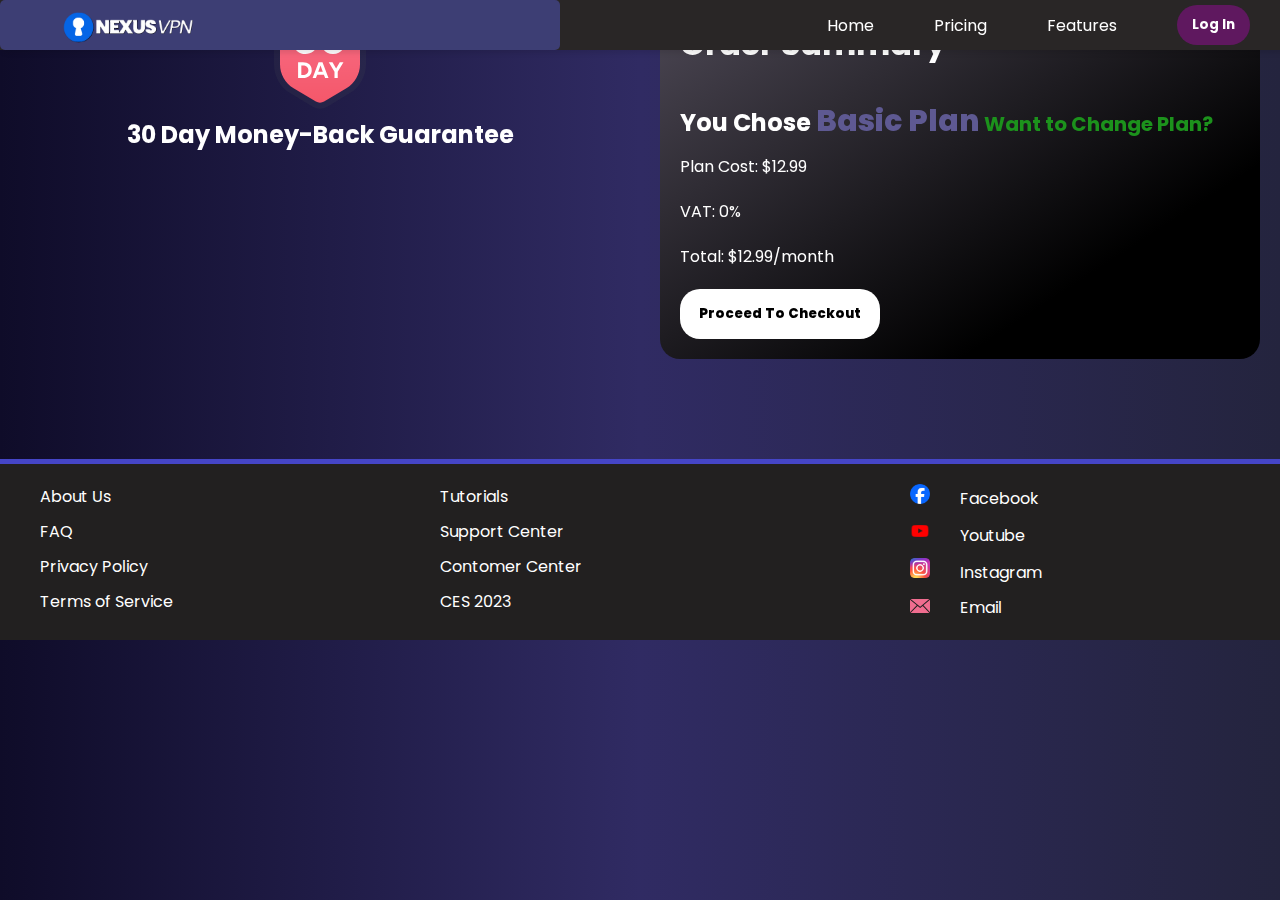
<file: activate-subscription-basic.html>
<!doctype html>
<html lang="en">

<head>
  <meta charset="utf-8">
  <meta name="viewport" content="width=device-width, initial-scale=1">
  <title>Proceed to Checkout</title>
  <link rel="stylesheet" href="styles/activate-subscription.css">
  <link rel="icon" type="image/x-icon" href="icons/logo2.png">
  <link rel="preconnect" href="https://fonts.googleapis.com">
  <link rel="preconnect" href="https://fonts.gstatic.com" crossorigin>
  <link href="https://fonts.googleapis.com/css2?family=Poppins:wght@300&display=swap" rel="stylesheet">


</head>

<body>
  <nav>
    <!--Mobile-->
    <ul class="sidebar">
      <li class="mobile-labels" onclick=closeMenu()><a href="#"><svg xmlns="http://www.w3.org/2000/svg" height="35"
            viewBox="0 -960 960 960" width="35">
            <path
              d="m256-200-56-56 224-224-224-224 56-56 224 224 224-224 56 56-224 224 224 224-56 56-224-224-224 224Z" />
          </svg></a></li>
      <li class="mobile-labels"><a href="index.html"><svg xmlns="http://www.w3.org/2000/svg" height="30"
            viewBox="0 -960 960 960" width="30">
            <path
              d="M240-200h120v-240h240v240h120v-360L480-740 240-560v360Zm-80 80v-480l320-240 320 240v480H520v-240h-80v240H160Zm320-350Z" />
          </svg>Home</a></li>
      <li class="mobile-labels"><a href="pricing.html"><svg xmlns="http://www.w3.org/2000/svg" height="30"
            viewBox="0 -960 960 960" width="30">
            <path
              d="M560-440q-50 0-85-35t-35-85q0-50 35-85t85-35q50 0 85 35t35 85q0 50-35 85t-85 35ZM280-320q-33 0-56.5-23.5T200-400v-320q0-33 23.5-56.5T280-800h560q33 0 56.5 23.5T920-720v320q0 33-23.5 56.5T840-320H280Zm80-80h400q0-33 23.5-56.5T840-480v-160q-33 0-56.5-23.5T760-720H360q0 33-23.5 56.5T280-640v160q33 0 56.5 23.5T360-400Zm440 240H120q-33 0-56.5-23.5T40-240v-440h80v440h680v80ZM280-400v-320 320Z" />
          </svg> Pricing</a></li>
      <li class="mobile-labels"><a href="features.html"><svg xmlns="http://www.w3.org/2000/svg" height="30"
            viewBox="0 -960 960 960" width="30">
            <path
              d="m422-232 207-248H469l29-227-185 267h139l-30 208ZM320-80l40-280H160l360-520h80l-40 320h240L400-80h-80Zm151-390Z" />
          </svg> Features</a></li>
      <li class="mobile-labels"><a href="login.html"><svg xmlns="http://www.w3.org/2000/svg" height="35"
            viewBox="0 -960 960 960" width="35">
            <path
              d="M480-480q-66 0-113-47t-47-113q0-66 47-113t113-47q66 0 113 47t47 113q0 66-47 113t-113 47ZM160-160v-112q0-34 17.5-62.5T224-378q62-31 126-46.5T480-440q66 0 130 15.5T736-378q29 15 46.5 43.5T800-272v112H160Zm80-80h480v-32q0-11-5.5-20T700-306q-54-27-109-40.5T480-360q-56 0-111 13.5T260-306q-9 5-14.5 14t-5.5 20v32Zm240-320q33 0 56.5-23.5T560-640q0-33-23.5-56.5T480-720q-33 0-56.5 23.5T400-640q0 33 23.5 56.5T480-560Zm0-80Zm0 400Z" />
          </svg> Log In</a></li>

    </ul>

    <!--Desktop-->
    <ul>
      <li><a href="index.html"><img class="logo" src="icons/logo.png"></a></li>
      <li class="desktop-labels"><a href="index.html">Home</a></li>
      <li class="desktop-labels"><a href="pricing.html">Pricing</a></li>
      <li class="desktop-labels"><a href="features.html">Features</a></li>
      <li class="desktop-labels"><a href="login.html"><button class="log-in-btn">Log In</button></a></li>
      <li class="menu-button" onclick=showMenu()><a href="#"><svg xmlns="http://www.w3.org/2000/svg" height="30"
            viewBox="0 -960 960 960" width="30">
            <path d="M120-240v-80h720v80H120Zm0-200v-80h720v80H120Zm0-200v-80h720v80H120Z" />
          </svg></a></li>
    </ul>

  </nav>

  <section class="Grid-order">

    <div class="Thirty-day">
      <?xml version="1.0" encoding="UTF-8"?>
      <svg width="100px" height="110px" viewBox="0 0 46 55" version="1.1" xmlns="http://www.w3.org/2000/svg"
        xmlns:xlink="http://www.w3.org/1999/xlink">
        <!-- Generator: Sketch 64 (93537) - https://sketch.com -->
        <title>global/illustrations/money-back-badge-small</title>
        <desc>Created with Sketch.</desc>
        <defs>
          <linearGradient x1="50%" y1="0%" x2="50%" y2="100%" id="linearGradient-1">
            <stop stop-color="#FFFFFF" stop-opacity="0.302119755" offset="0%"></stop>
            <stop stop-color="#FFFFFF" stop-opacity="0" offset="100%"></stop>
          </linearGradient>
          <path
            d="M4.70331909,5.74450214 L22.7033191,3.04450214 C22.9000062,3.01499908 23.0999938,3.01499908 23.2966809,3.04450214 L41.2966809,5.74450214 C42.2757208,5.89135812 43,6.732382 43,7.72237484 L43,32.0733347 C43,36.9910146 40.4198163,41.5481102 36.2029406,44.0782357 L25.057983,50.7652102 C23.7912535,51.5252479 22.2087465,51.5252479 20.942017,50.7652102 L9.79705942,44.0782357 C5.58018367,41.5481102 3,36.9910146 3,32.0733347 L3,7.72237484 C3,6.732382 3.72427918,5.89135812 4.70331909,5.74450214 Z"
            id="path-2"></path>
        </defs>
        <g id="global/illustrations/money-back-badge-small" stroke="none" stroke-width="1" fill="none"
          fill-rule="evenodd">
          <g id="Group" fill-rule="nonzero">
            <path
              d="M22.5549786,0.0331909414 L2.55497864,3.03319094 C1.08641877,3.25347492 0,4.51501073 0,6 L0,32.0733347 C0,38.0448032 3.13308017,43.5784192 8.25357216,46.6507144 L19.3985297,53.337689 C21.6153064,54.667755 24.3846936,54.667755 26.6014703,53.337689 L37.7464278,46.6507144 C42.8669198,43.5784192 46,38.0448032 46,32.0733347 L46,6 C46,4.51501073 44.9135812,3.25347492 43.4450214,3.03319094 L23.4450214,0.0331909414 C23.1499908,-0.0110636471 22.8500092,-0.0110636471 22.5549786,0.0331909414 Z"
              id="Path" fill-opacity="0.166001967" fill="#4B4E54"></path>
            <g id="Rectangle-Copy">
              <use fill="#F5576A" xlink:href="#path-2"></use>
              <use fill="url(#linearGradient-1)" style="mix-blend-mode: overlay;" xlink:href="#path-2"></use>
            </g>
          </g>
          <path
            d="M14.415,39 C17.185,39 18.865,37.4 18.865,35.07 C18.865,32.61 17.175,31.17 14.445,31.17 L12.045,31.17 L12.045,39 L14.415,39 Z M14.465,37.47 L13.665,37.47 L13.665,32.7 L14.485,32.7 C16.025,32.7 17.205,33.53 17.205,35.07 C17.205,36.61 16.085,37.47 14.465,37.47 Z M20.965,39 L21.585,37.32 L24.945,37.32 L25.575,39 L27.245,39 L24.245,31.17 L22.295,31.17 L19.305,39 L20.965,39 Z M24.395,35.82 L22.115,35.82 L23.255,32.74 L24.395,35.82 Z M31.865,39 L31.865,35.83 L34.735,31.17 L32.885,31.17 L31.055,34.3 L29.245,31.17 L27.375,31.17 L30.245,35.9 L30.245,39 L31.865,39 Z"
            id="DAY" fill="#FFFFFF" fill-rule="nonzero"></path>
          <path
            d="M15.6044444,27 C18.8014815,27 21.1511111,25.0272953 21.1511111,22.6079404 C21.1511111,21.044665 20.4962963,19.983871 18.8014815,19.2952854 C19.9955556,18.6811414 20.8622222,17.7133995 20.8622222,16.2059553 C20.8622222,13.6377171 18.762963,12 15.6814815,12 C13.3703704,12 10.8474074,13.0049628 10.1540741,15.8151365 L13.1007407,16.5223325 C13.5437037,15.1823821 14.5644444,14.7543424 15.5659259,14.7543424 C17.0103704,14.7543424 17.722963,15.442928 17.722963,16.3734491 C17.722963,17.248139 16.9911111,18.0483871 15.5659259,18.0483871 L14.082963,18.0483871 L14.082963,20.8585608 L15.7392593,20.8585608 C17.3762963,20.8585608 17.9925926,21.4913151 17.9925926,22.5521092 C17.9925926,23.4454094 17.0681481,24.2270471 15.7392593,24.2270471 C14.237037,24.2270471 13.2933333,23.3895782 12.9851852,22.0310174 L10,22.7382134 C10.442963,25.4925558 12.8311111,27 15.6044444,27 Z M29.5096296,27 C33.8622222,27 36,23.2965261 36,19.4441687 C36,15.5918114 33.8622222,12.0186104 29.5674074,12.0186104 C25.157037,12.0186104 23.077037,15.6662531 23.077037,19.5186104 C23.077037,23.3523573 25.0992593,27 29.5096296,27 Z M29.5288889,24.0967742 C27.1407407,24.0967742 26.2162963,21.4168734 26.2162963,19.4813896 C26.2162963,17.5645161 27.1407407,14.9032258 29.5288889,14.9032258 C31.917037,14.9032258 32.8414815,17.5645161 32.8414815,19.4813896 C32.8414815,21.4168734 31.917037,24.0967742 29.5288889,24.0967742 Z"
            id="30" fill="#FFFFFF" fill-rule="nonzero"></path>
        </g>
      </svg>

      <h2>30 Day Money-Back Guarantee</h2>

    </div>



    <div class="order-summary">
      <h1>Order Summary</h1>
      <h2>You Chose <span class="Chosen-Plan">Basic Plan</span><a class="Change-plan" href="pricing.html"> Want to
          Change Plan?</a></h2>
      <ul>
        <li>Plan Cost: $12.99</li>
        <li>VAT: 0%</li>
        <li>Total: $12.99/month</li>
        <a href="checkout2.html"><button class="Proceed-checkout">Proceed To Checkout</button></a>
      </ul>
    </div>
  </section>



  <footer>
    <section class="section1">
      <div class="left-section">
        <p>About Us</p>
        <p>FAQ</p>
        <p>Privacy Policy</p>
        <p>Terms of Service</p>
        <p></p>

      </div>

      <div class="middle-section">
        <p>Tutorials</p>
        <p>Support Center</p>
        <p>Contomer Center</p>
        <p>CES 2023</p>

      </div>

      <div class="right-section">
        <p><img class="social-icons" src="icons/facebook-round-color-icon.webp">Facebook</p>
        <p><img class="social-icons" src="icons/youtube-color-icon.webp">Youtube</p>
        <p><img class="social-icons" src="icons/ig-instagram-icon.webp">Instagram</p>
        <p><img class="social-icons" src="icons/pink-mail-icon.svg">Email</p>
      </div>

    </section>

  </footer>


  <script src="scripts/activate-subscription.js"></script>



</body>

</html>
</file>
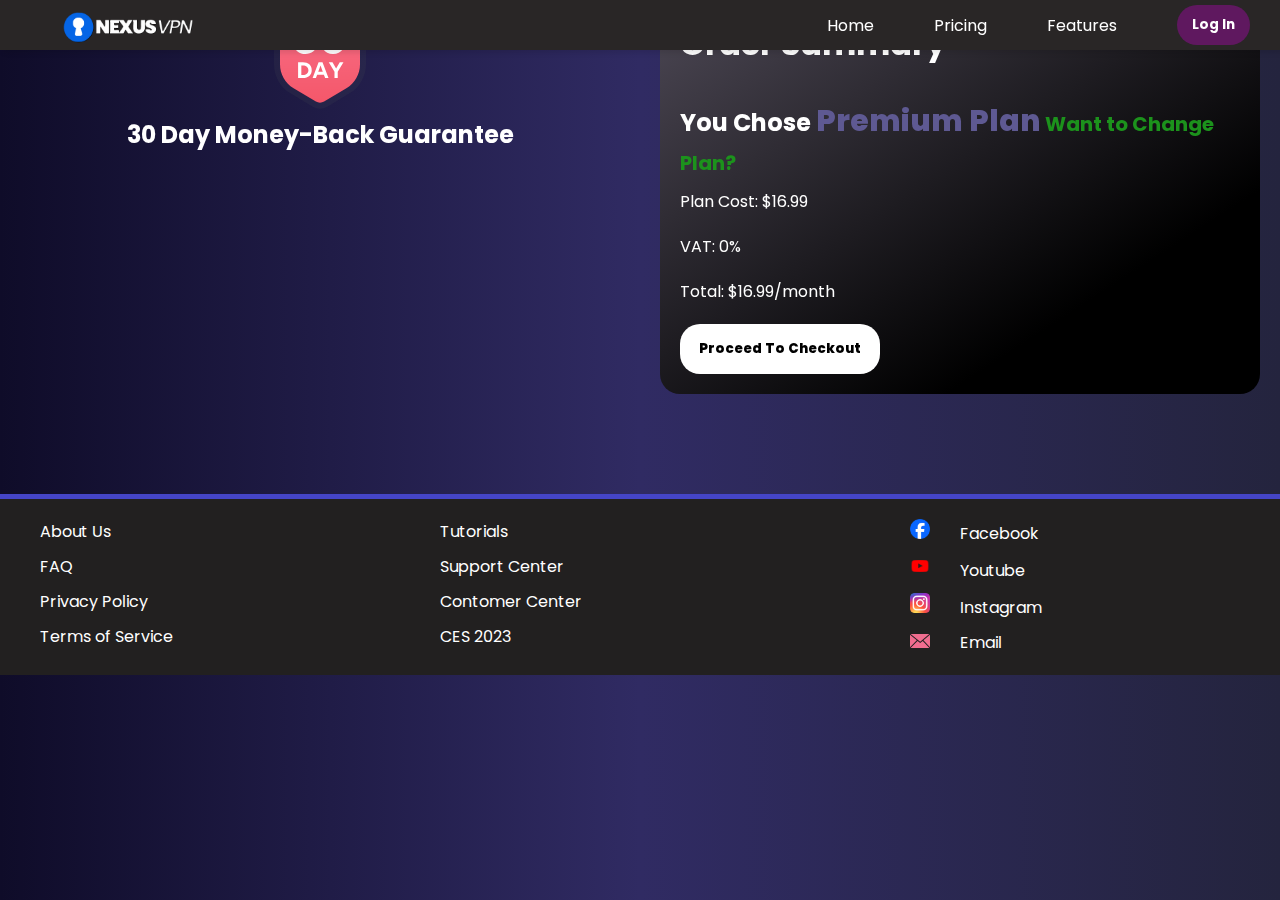
<file: activate-subscription-premium.html>
<!doctype html>
<html lang="en">

<head>
  <meta charset="utf-8">
  <meta name="viewport" content="width=device-width, initial-scale=1">
  <title>Proceed to Checkout</title>
  <link rel="stylesheet" href="styles/activate-subscription.css">
  <link rel="icon" type="image/x-icon" href="icons/logo2.png">
  <link rel="preconnect" href="https://fonts.googleapis.com">
  <link rel="preconnect" href="https://fonts.gstatic.com" crossorigin>
  <link href="https://fonts.googleapis.com/css2?family=Poppins:wght@300&display=swap" rel="stylesheet">


</head>

<body>
  <nav>
    <!--Mobile-->
    <ul class="sidebar">
      <li class="mobile-labels" onclick=closeMenu()><a href="#"><svg xmlns="http://www.w3.org/2000/svg" height="35"
            viewBox="0 -960 960 960" width="35">
            <path
              d="m256-200-56-56 224-224-224-224 56-56 224 224 224-224 56 56-224 224 224 224-56 56-224-224-224 224Z" />
          </svg></a></li>
      <li class="mobile-labels"><a href="index.html"><svg xmlns="http://www.w3.org/2000/svg" height="30"
            viewBox="0 -960 960 960" width="30">
            <path
              d="M240-200h120v-240h240v240h120v-360L480-740 240-560v360Zm-80 80v-480l320-240 320 240v480H520v-240h-80v240H160Zm320-350Z" />
          </svg>Home</a></li>
      <li class="mobile-labels"><a href="pricing.html"><svg xmlns="http://www.w3.org/2000/svg" height="30"
            viewBox="0 -960 960 960" width="30">
            <path
              d="M560-440q-50 0-85-35t-35-85q0-50 35-85t85-35q50 0 85 35t35 85q0 50-35 85t-85 35ZM280-320q-33 0-56.5-23.5T200-400v-320q0-33 23.5-56.5T280-800h560q33 0 56.5 23.5T920-720v320q0 33-23.5 56.5T840-320H280Zm80-80h400q0-33 23.5-56.5T840-480v-160q-33 0-56.5-23.5T760-720H360q0 33-23.5 56.5T280-640v160q33 0 56.5 23.5T360-400Zm440 240H120q-33 0-56.5-23.5T40-240v-440h80v440h680v80ZM280-400v-320 320Z" />
          </svg> Pricing</a></li>
      <li class="mobile-labels"><a href="features.html"><svg xmlns="http://www.w3.org/2000/svg" height="30"
            viewBox="0 -960 960 960" width="30">
            <path
              d="m422-232 207-248H469l29-227-185 267h139l-30 208ZM320-80l40-280H160l360-520h80l-40 320h240L400-80h-80Zm151-390Z" />
          </svg> Features</a></li>
      <li class="mobile-labels"><a href="login.html"><svg xmlns="http://www.w3.org/2000/svg" height="30"
            viewBox="0 -960 960 960" width="30">
            <path
              d="M480-320 280-520l56-58 104 104v-326h80v326l104-104 56 58-200 200ZM240-160q-33 0-56.5-23.5T160-240v-120h80v120h480v-120h80v120q0 33-23.5 56.5T720-160H240Z" />
          </svg> Log In</a></li>
    </ul>

    <!--Desktop-->
    <ul>
      <li><a href="index.html"><img class="logo" src="icons/logo.png"></a></li>
      <li class="desktop-labels"><a href="index.html">Home</a></li>
      <li class="desktop-labels"><a href="pricing.html">Pricing</a></li>
      <li class="desktop-labels"><a href="features.html">Features</a></li>
      <li class="desktop-labels"><a href="login.html"><button class="log-in-btn">Log In</button></a></li>
      <li class="menu-button" onclick=showMenu()><a href="#"><svg xmlns="http://www.w3.org/2000/svg" height="30"
            viewBox="0 -960 960 960" width="30">
            <path d="M120-240v-80h720v80H120Zm0-200v-80h720v80H120Zm0-200v-80h720v80H120Z" />
          </svg></a></li>
    </ul>

  </nav>

  <section class="Grid-order">

    <div class="Thirty-day">
      <?xml version="1.0" encoding="UTF-8"?>
      <svg width="100px" height="110px" viewBox="0 0 46 55" version="1.1" xmlns="http://www.w3.org/2000/svg"
        xmlns:xlink="http://www.w3.org/1999/xlink">
        <!-- Generator: Sketch 64 (93537) - https://sketch.com -->
        <title>global/illustrations/money-back-badge-small</title>
        <desc>Created with Sketch.</desc>
        <defs>
          <linearGradient x1="50%" y1="0%" x2="50%" y2="100%" id="linearGradient-1">
            <stop stop-color="#FFFFFF" stop-opacity="0.302119755" offset="0%"></stop>
            <stop stop-color="#FFFFFF" stop-opacity="0" offset="100%"></stop>
          </linearGradient>
          <path
            d="M4.70331909,5.74450214 L22.7033191,3.04450214 C22.9000062,3.01499908 23.0999938,3.01499908 23.2966809,3.04450214 L41.2966809,5.74450214 C42.2757208,5.89135812 43,6.732382 43,7.72237484 L43,32.0733347 C43,36.9910146 40.4198163,41.5481102 36.2029406,44.0782357 L25.057983,50.7652102 C23.7912535,51.5252479 22.2087465,51.5252479 20.942017,50.7652102 L9.79705942,44.0782357 C5.58018367,41.5481102 3,36.9910146 3,32.0733347 L3,7.72237484 C3,6.732382 3.72427918,5.89135812 4.70331909,5.74450214 Z"
            id="path-2"></path>
        </defs>
        <g id="global/illustrations/money-back-badge-small" stroke="none" stroke-width="1" fill="none"
          fill-rule="evenodd">
          <g id="Group" fill-rule="nonzero">
            <path
              d="M22.5549786,0.0331909414 L2.55497864,3.03319094 C1.08641877,3.25347492 0,4.51501073 0,6 L0,32.0733347 C0,38.0448032 3.13308017,43.5784192 8.25357216,46.6507144 L19.3985297,53.337689 C21.6153064,54.667755 24.3846936,54.667755 26.6014703,53.337689 L37.7464278,46.6507144 C42.8669198,43.5784192 46,38.0448032 46,32.0733347 L46,6 C46,4.51501073 44.9135812,3.25347492 43.4450214,3.03319094 L23.4450214,0.0331909414 C23.1499908,-0.0110636471 22.8500092,-0.0110636471 22.5549786,0.0331909414 Z"
              id="Path" fill-opacity="0.166001967" fill="#4B4E54"></path>
            <g id="Rectangle-Copy">
              <use fill="#F5576A" xlink:href="#path-2"></use>
              <use fill="url(#linearGradient-1)" style="mix-blend-mode: overlay;" xlink:href="#path-2"></use>
            </g>
          </g>
          <path
            d="M14.415,39 C17.185,39 18.865,37.4 18.865,35.07 C18.865,32.61 17.175,31.17 14.445,31.17 L12.045,31.17 L12.045,39 L14.415,39 Z M14.465,37.47 L13.665,37.47 L13.665,32.7 L14.485,32.7 C16.025,32.7 17.205,33.53 17.205,35.07 C17.205,36.61 16.085,37.47 14.465,37.47 Z M20.965,39 L21.585,37.32 L24.945,37.32 L25.575,39 L27.245,39 L24.245,31.17 L22.295,31.17 L19.305,39 L20.965,39 Z M24.395,35.82 L22.115,35.82 L23.255,32.74 L24.395,35.82 Z M31.865,39 L31.865,35.83 L34.735,31.17 L32.885,31.17 L31.055,34.3 L29.245,31.17 L27.375,31.17 L30.245,35.9 L30.245,39 L31.865,39 Z"
            id="DAY" fill="#FFFFFF" fill-rule="nonzero"></path>
          <path
            d="M15.6044444,27 C18.8014815,27 21.1511111,25.0272953 21.1511111,22.6079404 C21.1511111,21.044665 20.4962963,19.983871 18.8014815,19.2952854 C19.9955556,18.6811414 20.8622222,17.7133995 20.8622222,16.2059553 C20.8622222,13.6377171 18.762963,12 15.6814815,12 C13.3703704,12 10.8474074,13.0049628 10.1540741,15.8151365 L13.1007407,16.5223325 C13.5437037,15.1823821 14.5644444,14.7543424 15.5659259,14.7543424 C17.0103704,14.7543424 17.722963,15.442928 17.722963,16.3734491 C17.722963,17.248139 16.9911111,18.0483871 15.5659259,18.0483871 L14.082963,18.0483871 L14.082963,20.8585608 L15.7392593,20.8585608 C17.3762963,20.8585608 17.9925926,21.4913151 17.9925926,22.5521092 C17.9925926,23.4454094 17.0681481,24.2270471 15.7392593,24.2270471 C14.237037,24.2270471 13.2933333,23.3895782 12.9851852,22.0310174 L10,22.7382134 C10.442963,25.4925558 12.8311111,27 15.6044444,27 Z M29.5096296,27 C33.8622222,27 36,23.2965261 36,19.4441687 C36,15.5918114 33.8622222,12.0186104 29.5674074,12.0186104 C25.157037,12.0186104 23.077037,15.6662531 23.077037,19.5186104 C23.077037,23.3523573 25.0992593,27 29.5096296,27 Z M29.5288889,24.0967742 C27.1407407,24.0967742 26.2162963,21.4168734 26.2162963,19.4813896 C26.2162963,17.5645161 27.1407407,14.9032258 29.5288889,14.9032258 C31.917037,14.9032258 32.8414815,17.5645161 32.8414815,19.4813896 C32.8414815,21.4168734 31.917037,24.0967742 29.5288889,24.0967742 Z"
            id="30" fill="#FFFFFF" fill-rule="nonzero"></path>
        </g>
      </svg>

      <h2>30 Day Money-Back Guarantee</h2>

    </div>



    <div class="order-summary">
      <h1>Order Summary</h1>
      <h2>You Chose <span class="Chosen-Plan">Premium Plan</span><a class="Change-plan" href="pricing.html"> Want to
          Change Plan?</a></h2>
      <ul>
        <li>Plan Cost: $16.99</li>
        <li>VAT: 0%</li>
        <li>Total: $16.99/month</li>
        <a href="checkout2.html"><button class="Proceed-checkout">Proceed To Checkout</button></a>
      </ul>
    </div>
  </section>



  <footer>
    <section class="section1">
      <div class="left-section">
        <p>About Us</p>
        <p>FAQ</p>
        <p>Privacy Policy</p>
        <p>Terms of Service</p>
        <p></p>

      </div>

      <div class="middle-section">
        <p>Tutorials</p>
        <p>Support Center</p>
        <p>Contomer Center</p>
        <p>CES 2023</p>

      </div>

      <div class="right-section">
        <p><img class="social-icons" src="icons/facebook-round-color-icon.webp">Facebook</p>
        <p><img class="social-icons" src="icons/youtube-color-icon.webp">Youtube</p>
        <p><img class="social-icons" src="icons/ig-instagram-icon.webp">Instagram</p>
        <p><img class="social-icons" src="icons/pink-mail-icon.svg">Email</p>
      </div>

    </section>

  </footer>


  <script src="scripts/activate-subscription.js"></script>



</body>

</html>
</file>
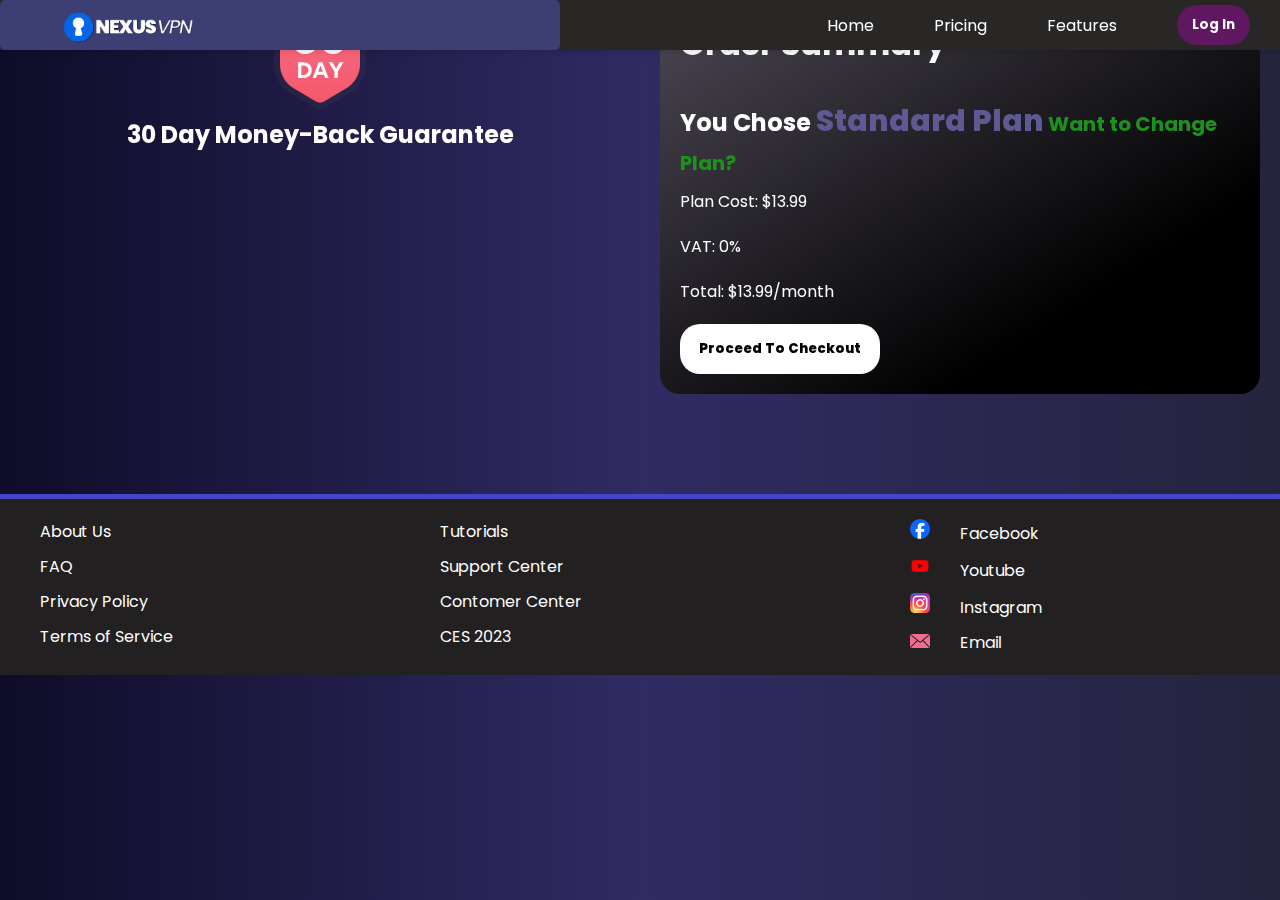
<file: activate-subscription-standard.html>
<!doctype html>
<html lang="en">

<head>
  <meta charset="utf-8">
  <meta name="viewport" content="width=device-width, initial-scale=1">
  <title>Proceed to Checkout</title>
  <link rel="stylesheet" href="styles/activate-subscription.css">
  <link rel="icon" type="image/x-icon" href="icons/logo2.png">
  <link rel="preconnect" href="https://fonts.googleapis.com">
  <link rel="preconnect" href="https://fonts.gstatic.com" crossorigin>
  <link href="https://fonts.googleapis.com/css2?family=Poppins:wght@300&display=swap" rel="stylesheet">


</head>

<body>
  <nav>
    <!--Mobile-->
    <ul class="sidebar">
      <li class="mobile-labels" onclick=closeMenu()><a href="#"><svg xmlns="http://www.w3.org/2000/svg" height="35"
            viewBox="0 -960 960 960" width="35">
            <path
              d="m256-200-56-56 224-224-224-224 56-56 224 224 224-224 56 56-224 224 224 224-56 56-224-224-224 224Z" />
          </svg></a></li>
      <li class="mobile-labels"><a href="index.html"><svg xmlns="http://www.w3.org/2000/svg" height="30"
            viewBox="0 -960 960 960" width="30">
            <path
              d="M240-200h120v-240h240v240h120v-360L480-740 240-560v360Zm-80 80v-480l320-240 320 240v480H520v-240h-80v240H160Zm320-350Z" />
          </svg>Home</a></li>
      <li class="mobile-labels"><a href="pricing.html"><svg xmlns="http://www.w3.org/2000/svg" height="30"
            viewBox="0 -960 960 960" width="30">
            <path
              d="M560-440q-50 0-85-35t-35-85q0-50 35-85t85-35q50 0 85 35t35 85q0 50-35 85t-85 35ZM280-320q-33 0-56.5-23.5T200-400v-320q0-33 23.5-56.5T280-800h560q33 0 56.5 23.5T920-720v320q0 33-23.5 56.5T840-320H280Zm80-80h400q0-33 23.5-56.5T840-480v-160q-33 0-56.5-23.5T760-720H360q0 33-23.5 56.5T280-640v160q33 0 56.5 23.5T360-400Zm440 240H120q-33 0-56.5-23.5T40-240v-440h80v440h680v80ZM280-400v-320 320Z" />
          </svg> Pricing</a></li>
      <li class="mobile-labels"><a href="features.html"><svg xmlns="http://www.w3.org/2000/svg" height="30"
            viewBox="0 -960 960 960" width="30">
            <path
              d="m422-232 207-248H469l29-227-185 267h139l-30 208ZM320-80l40-280H160l360-520h80l-40 320h240L400-80h-80Zm151-390Z" />
          </svg> Features</a></li>
      <li class="mobile-labels"><a href="login.html"><svg xmlns="http://www.w3.org/2000/svg" height="30"
            viewBox="0 -960 960 960" width="30">
            <path
              d="M480-320 280-520l56-58 104 104v-326h80v326l104-104 56 58-200 200ZM240-160q-33 0-56.5-23.5T160-240v-120h80v120h480v-120h80v120q0 33-23.5 56.5T720-160H240Z" />
          </svg> Log In</a></li>
    </ul>

    <!--Desktop-->
    <ul>
      <li><a href="index.html"><img class="logo" src="icons/logo.png"></a></li>
      <li class="desktop-labels"><a href="index.html">Home</a></li>
      <li class="desktop-labels"><a href="pricing.html">Pricing</a></li>
      <li class="desktop-labels"><a href="features.html">Features</a></li>
      <li class="desktop-labels"><a href="login.html"><button class="log-in-btn">Log In</button></a></li>
      <li class="menu-button" onclick=showMenu()><a href="#"><svg xmlns="http://www.w3.org/2000/svg" height="30"
            viewBox="0 -960 960 960" width="30">
            <path d="M120-240v-80h720v80H120Zm0-200v-80h720v80H120Zm0-200v-80h720v80H120Z" />
          </svg></a></li>
    </ul>

  </nav>

  <section class="Grid-order">

    <div class="Thirty-day">
      <?xml version="1.0" encoding="UTF-8"?>
      <svg width="100px" height="110px" viewBox="0 0 46 55" version="1.1" xmlns="http://www.w3.org/2000/svg"
        xmlns:xlink="http://www.w3.org/1999/xlink">
        <!-- Generator: Sketch 64 (93537) - https://sketch.com -->
        <title>global/illustrations/money-back-badge-small</title>
        <desc>Created with Sketch.</desc>
        <defs>
          <linearGradient x1="50%" y1="0%" x2="50%" y2="100%" id="linearGradient-1">
            <stop stop-color="#FFFFFF" stop-opacity="0.302119755" offset="0%"></stop>
            <stop stop-color="#FFFFFF" stop-opacity="0" offset="100%"></stop>
          </linearGradient>
          <path
            d="M4.70331909,5.74450214 L22.7033191,3.04450214 C22.9000062,3.01499908 23.0999938,3.01499908 23.2966809,3.04450214 L41.2966809,5.74450214 C42.2757208,5.89135812 43,6.732382 43,7.72237484 L43,32.0733347 C43,36.9910146 40.4198163,41.5481102 36.2029406,44.0782357 L25.057983,50.7652102 C23.7912535,51.5252479 22.2087465,51.5252479 20.942017,50.7652102 L9.79705942,44.0782357 C5.58018367,41.5481102 3,36.9910146 3,32.0733347 L3,7.72237484 C3,6.732382 3.72427918,5.89135812 4.70331909,5.74450214 Z"
            id="path-2"></path>
        </defs>
        <g id="global/illustrations/money-back-badge-small" stroke="none" stroke-width="1" fill="none"
          fill-rule="evenodd">
          <g id="Group" fill-rule="nonzero">
            <path
              d="M22.5549786,0.0331909414 L2.55497864,3.03319094 C1.08641877,3.25347492 0,4.51501073 0,6 L0,32.0733347 C0,38.0448032 3.13308017,43.5784192 8.25357216,46.6507144 L19.3985297,53.337689 C21.6153064,54.667755 24.3846936,54.667755 26.6014703,53.337689 L37.7464278,46.6507144 C42.8669198,43.5784192 46,38.0448032 46,32.0733347 L46,6 C46,4.51501073 44.9135812,3.25347492 43.4450214,3.03319094 L23.4450214,0.0331909414 C23.1499908,-0.0110636471 22.8500092,-0.0110636471 22.5549786,0.0331909414 Z"
              id="Path" fill-opacity="0.166001967" fill="#4B4E54"></path>
            <g id="Rectangle-Copy">
              <use fill="#F5576A" xlink:href="#path-2"></use>
              <use fill="url(#linearGradient-1)" style="mix-blend-mode: overlay;" xlink:href="#path-2"></use>
            </g>
          </g>
          <path
            d="M14.415,39 C17.185,39 18.865,37.4 18.865,35.07 C18.865,32.61 17.175,31.17 14.445,31.17 L12.045,31.17 L12.045,39 L14.415,39 Z M14.465,37.47 L13.665,37.47 L13.665,32.7 L14.485,32.7 C16.025,32.7 17.205,33.53 17.205,35.07 C17.205,36.61 16.085,37.47 14.465,37.47 Z M20.965,39 L21.585,37.32 L24.945,37.32 L25.575,39 L27.245,39 L24.245,31.17 L22.295,31.17 L19.305,39 L20.965,39 Z M24.395,35.82 L22.115,35.82 L23.255,32.74 L24.395,35.82 Z M31.865,39 L31.865,35.83 L34.735,31.17 L32.885,31.17 L31.055,34.3 L29.245,31.17 L27.375,31.17 L30.245,35.9 L30.245,39 L31.865,39 Z"
            id="DAY" fill="#FFFFFF" fill-rule="nonzero"></path>
          <path
            d="M15.6044444,27 C18.8014815,27 21.1511111,25.0272953 21.1511111,22.6079404 C21.1511111,21.044665 20.4962963,19.983871 18.8014815,19.2952854 C19.9955556,18.6811414 20.8622222,17.7133995 20.8622222,16.2059553 C20.8622222,13.6377171 18.762963,12 15.6814815,12 C13.3703704,12 10.8474074,13.0049628 10.1540741,15.8151365 L13.1007407,16.5223325 C13.5437037,15.1823821 14.5644444,14.7543424 15.5659259,14.7543424 C17.0103704,14.7543424 17.722963,15.442928 17.722963,16.3734491 C17.722963,17.248139 16.9911111,18.0483871 15.5659259,18.0483871 L14.082963,18.0483871 L14.082963,20.8585608 L15.7392593,20.8585608 C17.3762963,20.8585608 17.9925926,21.4913151 17.9925926,22.5521092 C17.9925926,23.4454094 17.0681481,24.2270471 15.7392593,24.2270471 C14.237037,24.2270471 13.2933333,23.3895782 12.9851852,22.0310174 L10,22.7382134 C10.442963,25.4925558 12.8311111,27 15.6044444,27 Z M29.5096296,27 C33.8622222,27 36,23.2965261 36,19.4441687 C36,15.5918114 33.8622222,12.0186104 29.5674074,12.0186104 C25.157037,12.0186104 23.077037,15.6662531 23.077037,19.5186104 C23.077037,23.3523573 25.0992593,27 29.5096296,27 Z M29.5288889,24.0967742 C27.1407407,24.0967742 26.2162963,21.4168734 26.2162963,19.4813896 C26.2162963,17.5645161 27.1407407,14.9032258 29.5288889,14.9032258 C31.917037,14.9032258 32.8414815,17.5645161 32.8414815,19.4813896 C32.8414815,21.4168734 31.917037,24.0967742 29.5288889,24.0967742 Z"
            id="30" fill="#FFFFFF" fill-rule="nonzero"></path>
        </g>
      </svg>

      <h2>30 Day Money-Back Guarantee</h2>

    </div>



    <div class="order-summary">
      <h1>Order Summary</h1>
      <h2>You Chose <span class="Chosen-Plan">Standard Plan</span><a class="Change-plan" href="pricing.html"> Want to
          Change Plan?</a></h2>
      <ul>
        <li>Plan Cost: $13.99</li>
        <li>VAT: 0%</li>
        <li>Total: $13.99/month</li>
        <a href="checkout2.html"><button class="Proceed-checkout">Proceed To Checkout</button></a>
      </ul>
    </div>
  </section>



  <footer>
    <section class="section1">
      <div class="left-section">
        <p>About Us</p>
        <p>FAQ</p>
        <p>Privacy Policy</p>
        <p>Terms of Service</p>
        <p></p>

      </div>

      <div class="middle-section">
        <p>Tutorials</p>
        <p>Support Center</p>
        <p>Contomer Center</p>
        <p>CES 2023</p>

      </div>

      <div class="right-section">
        <p><img class="social-icons" src="icons/facebook-round-color-icon.webp">Facebook</p>
        <p><img class="social-icons" src="icons/youtube-color-icon.webp">Youtube</p>
        <p><img class="social-icons" src="icons/ig-instagram-icon.webp">Instagram</p>
        <p><img class="social-icons" src="icons/pink-mail-icon.svg">Email</p>
      </div>

    </section>

  </footer>


  <script src="scripts/activate-subscription.js"></script>



</body>

</html>
</file>
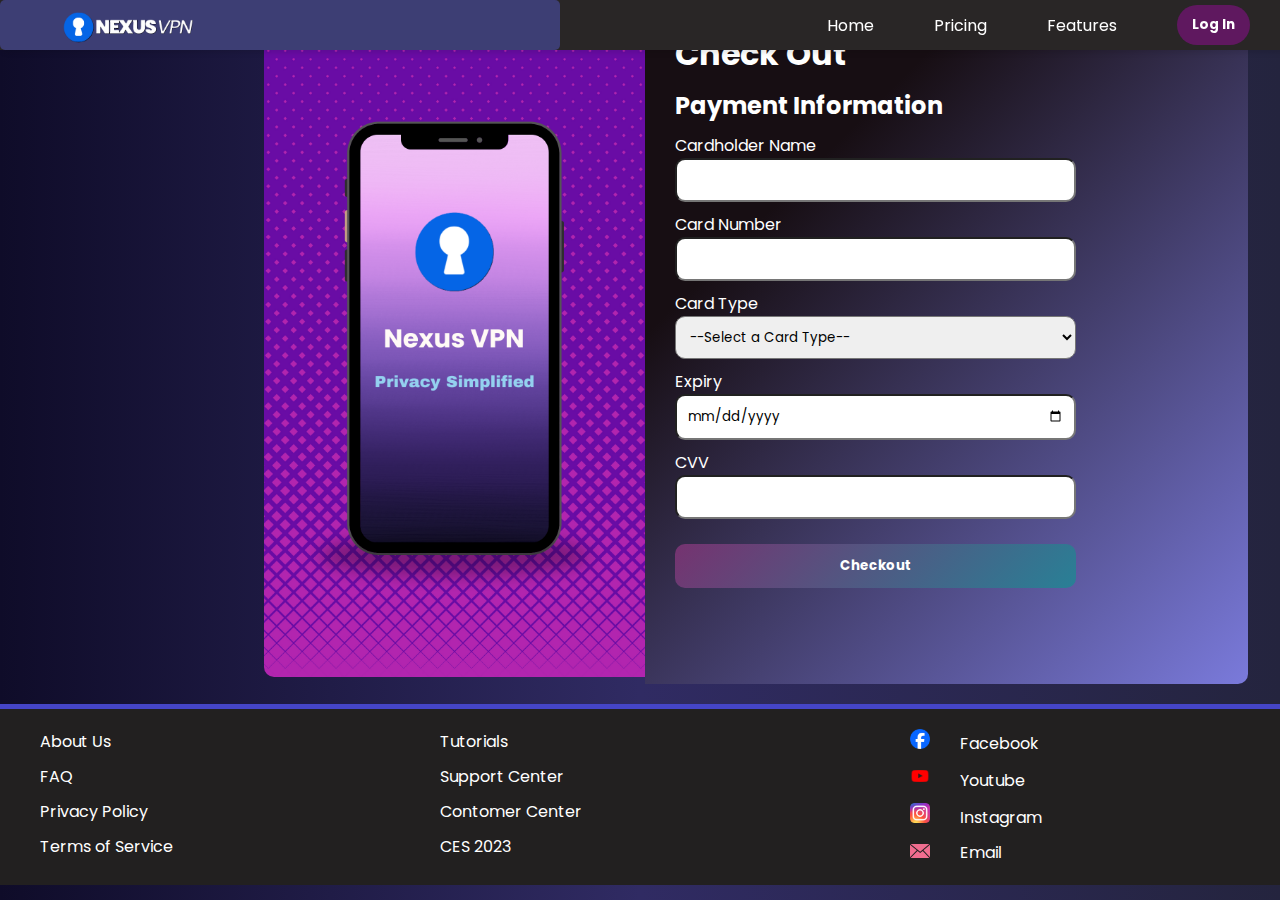
<file: checkout2.html>
<!doctype html>
<html lang="en">

<head>
  <meta charset="utf-8">
  <meta name="viewport" content="width=device-width, initial-scale=1">
  <title>Proceed to Checkout</title>
  <link rel="stylesheet" href="styles/checkout2.css">
  <link rel="icon" type="image/x-icon" href="icons/logo2.png">
  <link rel="preconnect" href="https://fonts.googleapis.com">
  <link rel="preconnect" href="https://fonts.gstatic.com" crossorigin>
  <link href="https://fonts.googleapis.com/css2?family=Poppins:wght@300&display=swap" rel="stylesheet">


</head>

<body>
  <nav>
    <!--Mobile-->
    <ul class="sidebar">
      <li class="mobile-labels" onclick=closeMenu()><a href="#"><svg xmlns="http://www.w3.org/2000/svg" height="35"
            viewBox="0 -960 960 960" width="35">
            <path
              d="m256-200-56-56 224-224-224-224 56-56 224 224 224-224 56 56-224 224 224 224-56 56-224-224-224 224Z" />
          </svg></a></li>
      <li class="mobile-labels"><a href="index.html"><svg xmlns="http://www.w3.org/2000/svg" height="30"
            viewBox="0 -960 960 960" width="30">
            <path
              d="M240-200h120v-240h240v240h120v-360L480-740 240-560v360Zm-80 80v-480l320-240 320 240v480H520v-240h-80v240H160Zm320-350Z" />
          </svg>Home</a></li>
      <li class="mobile-labels"><a href="pricing.html"><svg xmlns="http://www.w3.org/2000/svg" height="30"
            viewBox="0 -960 960 960" width="30">
            <path
              d="M560-440q-50 0-85-35t-35-85q0-50 35-85t85-35q50 0 85 35t35 85q0 50-35 85t-85 35ZM280-320q-33 0-56.5-23.5T200-400v-320q0-33 23.5-56.5T280-800h560q33 0 56.5 23.5T920-720v320q0 33-23.5 56.5T840-320H280Zm80-80h400q0-33 23.5-56.5T840-480v-160q-33 0-56.5-23.5T760-720H360q0 33-23.5 56.5T280-640v160q33 0 56.5 23.5T360-400Zm440 240H120q-33 0-56.5-23.5T40-240v-440h80v440h680v80ZM280-400v-320 320Z" />
          </svg> Pricing</a></li>
      <li class="mobile-labels"><a href="features.html"><svg xmlns="http://www.w3.org/2000/svg" height="30"
            viewBox="0 -960 960 960" width="30">
            <path
              d="m422-232 207-248H469l29-227-185 267h139l-30 208ZM320-80l40-280H160l360-520h80l-40 320h240L400-80h-80Zm151-390Z" />
          </svg> Features</a></li>
      <li class="mobile-labels"><a href="login.html"><svg xmlns="http://www.w3.org/2000/svg" height="30"
            viewBox="0 -960 960 960" width="30">
            <path
              d="M480-320 280-520l56-58 104 104v-326h80v326l104-104 56 58-200 200ZM240-160q-33 0-56.5-23.5T160-240v-120h80v120h480v-120h80v120q0 33-23.5 56.5T720-160H240Z" />
          </svg> Log In</a></li>
    </ul>

    <!--Desktop-->
    <ul>
      <li><a href="index.html"><img class="logo" src="icons/logo.png"></a></li>
      <li class="desktop-labels"><a href="index.html">Home</a></li>
      <li class="desktop-labels"><a href="pricing.html">Pricing</a></li>
      <li class="desktop-labels"><a href="features.html">Features</a></li>
      <li class="desktop-labels"><a href="login.html"><button class="log-in-btn">Log In</button></a></li>
      <li class="menu-button" onclick=showMenu()><a href="#"><svg xmlns="http://www.w3.org/2000/svg" height="30"
            viewBox="0 -960 960 960" width="30">
            <path d="M120-240v-80h720v80H120Zm0-200v-80h720v80H120Zm0-200v-80h720v80H120Z" />
          </svg></a></li>
    </ul>

  </nav>

  <section>

    <div class="Grid-P">

      <div class="Img-half">
        <img src="images/mockup.png">
      </div>

      <div class="Form-half">
        <form>
          <h1>Check Out</h1>
          <h2>Payment Information</h2>

          <p>Cardholder Name</p>
          <input type="text" name="name" class="inputBox" required>

          <p>Card Number</p>
          <input type="number" name="card_number" id="card_number" class="inputBox" required>

          <p>Card Type</p>
          <select class="inputBox" name="card_type" id="card_type" required>
            <option value="">--Select a Card Type--</option>
            <option value="Visa">Visa</option>
            <option value="MasterCard">MasterCard</option>
          </select>
          <p>Expiry</p>
          <input type="date" class="inputBox" name="exp_date" id="exp_date" required>
          <p>CVV</p>
          <input type="password" name="cvv" id="cvv" required class="inputBox">
          <button class="checkout-btn">Checkout</button>
        </form>
      </div>
    </div>


  </section>



  <footer>
    <section class="section1">
      <div class="left-section">
        <p>About Us</p>
        <p>FAQ</p>
        <p>Privacy Policy</p>
        <p>Terms of Service</p>
        <p></p>

      </div>

      <div class="middle-section">
        <p>Tutorials</p>
        <p>Support Center</p>
        <p>Contomer Center</p>
        <p>CES 2023</p>

      </div>

      <div class="right-section">
        <p><img class="social-icons" src="icons/facebook-round-color-icon.webp">Facebook</p>
        <p><img class="social-icons" src="icons/youtube-color-icon.webp">Youtube</p>
        <p><img class="social-icons" src="icons/ig-instagram-icon.webp">Instagram</p>
        <p><img class="social-icons" src="icons/pink-mail-icon.svg">Email</p>
      </div>

    </section>

  </footer>


  <script src="scripts/checkout.js"></script>



</body>

</html>
</file>
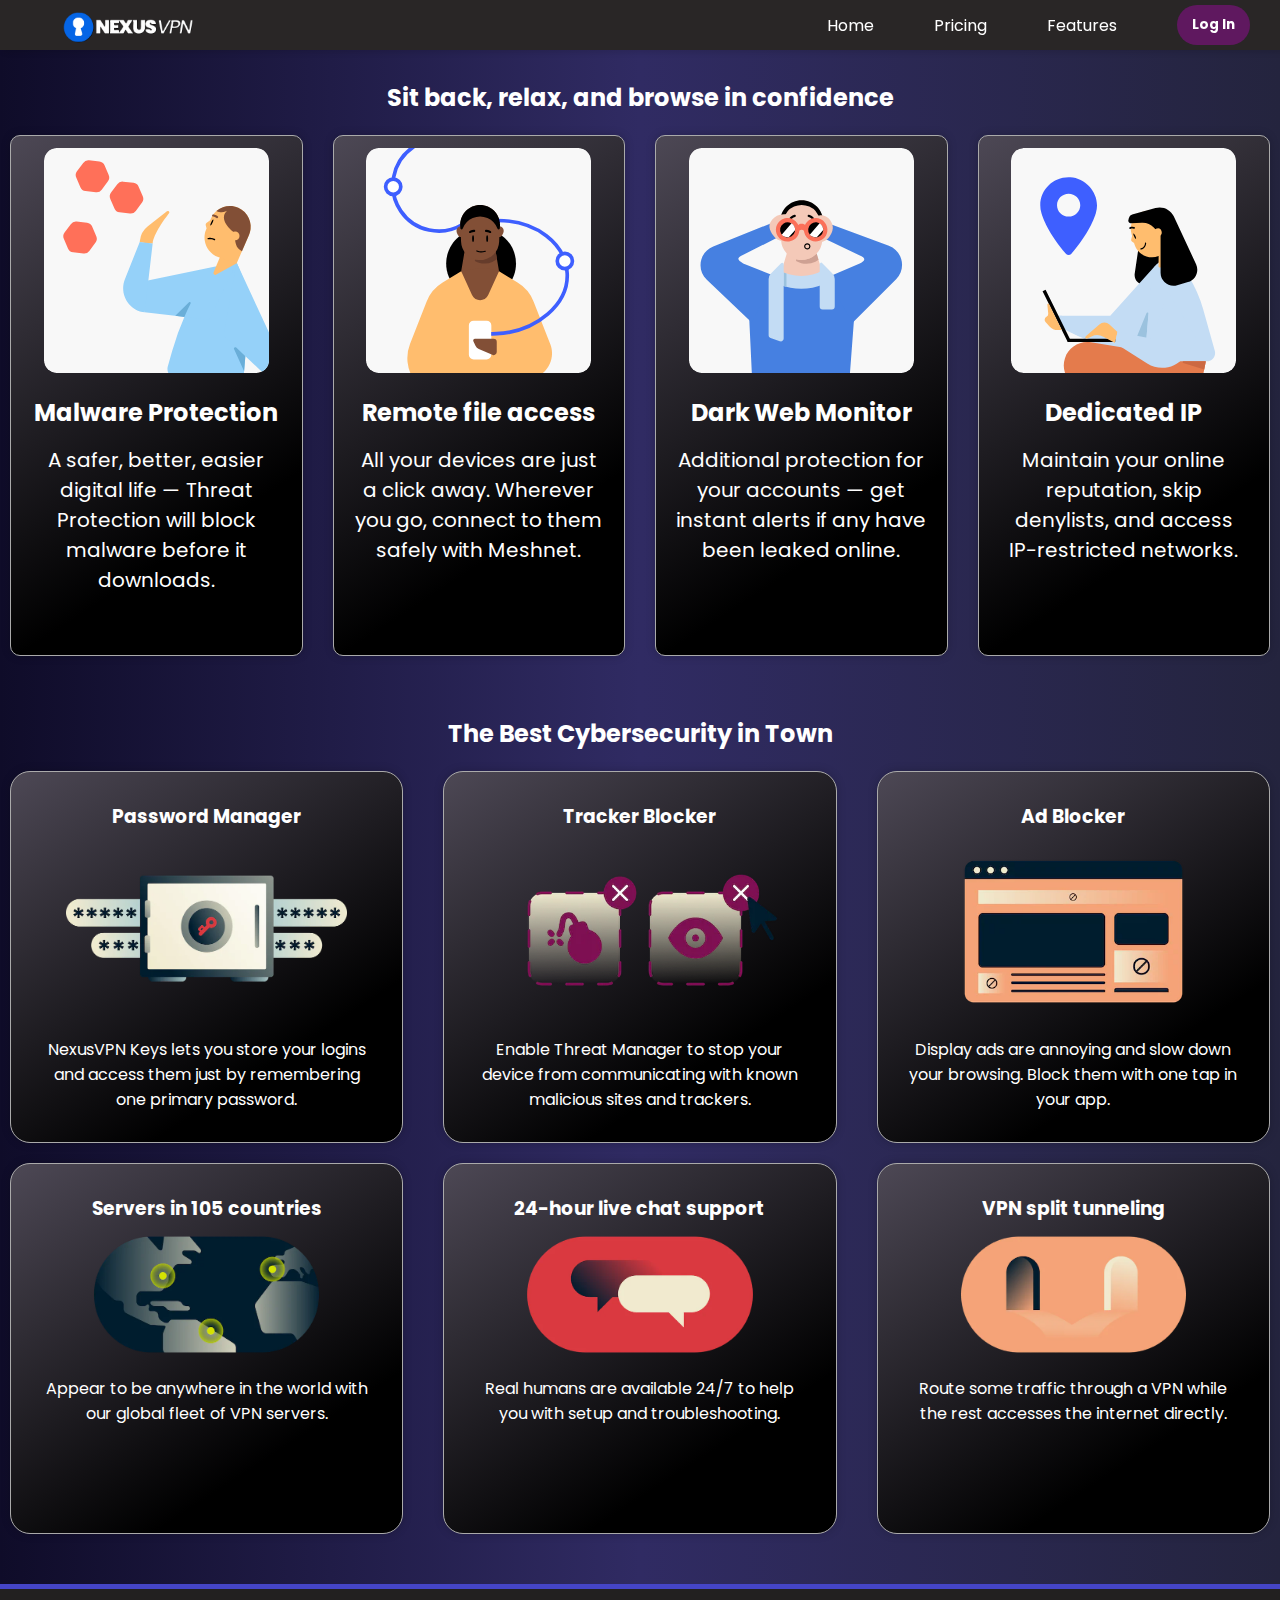
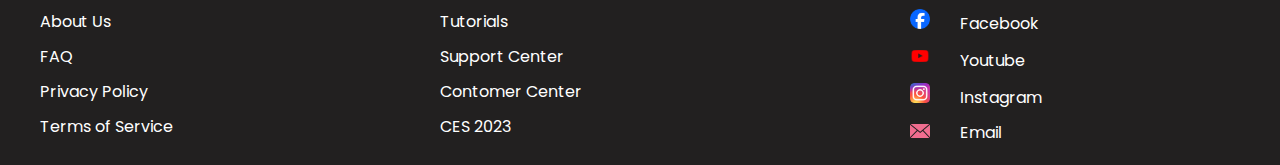
<file: features.html>
<!doctype html>
<html lang="en">

<head>
  <meta charset="utf-8">
  <meta name="viewport" content="width=device-width, initial-scale=1">
  <title>Features</title>
  <link rel="stylesheet" href="styles/features.css">
  <link rel="icon" type="image/x-icon" href="icons/logo2.png">
  <link rel="preconnect" href="https://fonts.googleapis.com">
  <link rel="preconnect" href="https://fonts.gstatic.com" crossorigin>
  <link href="https://fonts.googleapis.com/css2?family=Poppins:wght@300&display=swap" rel="stylesheet">


</head>

<body>
  <nav>
    <!--Mobile-->
    <ul class="sidebar">
      <li class="mobile-labels" onclick=closeMenu()><a href="#"><svg xmlns="http://www.w3.org/2000/svg" height="35"
            viewBox="0 -960 960 960" width="35">
            <path
              d="m256-200-56-56 224-224-224-224 56-56 224 224 224-224 56 56-224 224 224 224-56 56-224-224-224 224Z" />
          </svg></a></li>
      <li class="mobile-labels"><a href="index.html"><svg xmlns="http://www.w3.org/2000/svg" height="30"
            viewBox="0 -960 960 960" width="30">
            <path
              d="M240-200h120v-240h240v240h120v-360L480-740 240-560v360Zm-80 80v-480l320-240 320 240v480H520v-240h-80v240H160Zm320-350Z" />
          </svg>Home</a></li>
      <li class="mobile-labels"><a href="pricing.html"><svg xmlns="http://www.w3.org/2000/svg" height="30"
            viewBox="0 -960 960 960" width="30">
            <path
              d="M560-440q-50 0-85-35t-35-85q0-50 35-85t85-35q50 0 85 35t35 85q0 50-35 85t-85 35ZM280-320q-33 0-56.5-23.5T200-400v-320q0-33 23.5-56.5T280-800h560q33 0 56.5 23.5T920-720v320q0 33-23.5 56.5T840-320H280Zm80-80h400q0-33 23.5-56.5T840-480v-160q-33 0-56.5-23.5T760-720H360q0 33-23.5 56.5T280-640v160q33 0 56.5 23.5T360-400Zm440 240H120q-33 0-56.5-23.5T40-240v-440h80v440h680v80ZM280-400v-320 320Z" />
          </svg> Pricing</a></li>
      <li class="mobile-labels"><a href="features.html"><svg xmlns="http://www.w3.org/2000/svg" height="30"
            viewBox="0 -960 960 960" width="30">
            <path
              d="m422-232 207-248H469l29-227-185 267h139l-30 208ZM320-80l40-280H160l360-520h80l-40 320h240L400-80h-80Zm151-390Z" />
          </svg> Features</a></li>
      <li class="mobile-labels"><a href="login.html"><svg xmlns="http://www.w3.org/2000/svg" height="35"
            viewBox="0 -960 960 960" width="35">
            <path
              d="M480-480q-66 0-113-47t-47-113q0-66 47-113t113-47q66 0 113 47t47 113q0 66-47 113t-113 47ZM160-160v-112q0-34 17.5-62.5T224-378q62-31 126-46.5T480-440q66 0 130 15.5T736-378q29 15 46.5 43.5T800-272v112H160Zm80-80h480v-32q0-11-5.5-20T700-306q-54-27-109-40.5T480-360q-56 0-111 13.5T260-306q-9 5-14.5 14t-5.5 20v32Zm240-320q33 0 56.5-23.5T560-640q0-33-23.5-56.5T480-720q-33 0-56.5 23.5T400-640q0 33 23.5 56.5T480-560Zm0-80Zm0 400Z" />
          </svg> Log In</a></li>
    </ul>

    <!--Desktop-->
    <ul>
      <li><a href="index.html"><img class="logo" src="icons/logo.png"></a></li>
      <li class="desktop-labels"><a href="index.html">Home</a></li>
      <li class="desktop-labels"><a href="pricing.html">Pricing</a></li>
      <li class="desktop-labels"><a href="features.html">Features</a></li>
      <li class="desktop-labels"><a href="login.html"><button class="log-in-btn">Log In</button></a></li>
      <li class="menu-button" onclick=showMenu()><a href="#"><svg xmlns="http://www.w3.org/2000/svg" height="30"
            viewBox="0 -960 960 960" width="30">
            <path d="M120-240v-80h720v80H120Zm0-200v-80h720v80H120Zm0-200v-80h720v80H120Z" />
          </svg></a></li>
    </ul>

  </nav>

  <section>



    <center>
      <h2 style="margin-bottom: 20px; margin-top: 80px;">Sit back, relax, and browse in confidence</h2>
    </center>
    <div class="Grid-1">

      <div class="more-features">
        <img src="images/threat-protection-protective-bubble-threats-sm.svg">
        <h2>Malware Protection</h2>
        <p>
          A safer, better, easier digital life — Threat Protection will block malware before it downloads.

        </p>
      </div>

      <div class="more-features">
        <img src="images/meshnet-encrypted-network-phone-girl.svg">
        <h2>Remote file access
        </h2>
        <p>All your devices are just a click away. Wherever you go, connect to them safely with Meshnet.</p>

      </div>

      <div class="more-features">
        <img src="images/dark-web-monitor-male-binoculars.svg">
        <h2>Dark Web Monitor</h2>
        <p>Additional protection for your accounts — get instant alerts if any have been leaked online.</p>
      </div>

      <div class="more-features">
        <img src="images/ip.svg">
        <h2>Dedicated IP</h2>
        <p>Maintain your online reputation, skip denylists, and access IP-restricted networks.</p>
      </div>


    </div>

    <center class="sitback">
      <h2 style="margin-bottom: 20px;">The Best Cybersecurity in Town</h2>
    </center>


    <div class="Grid-2">
      <div class="even-more-features">
        <h3>Password Manager</h3>
        <img src="images/password-mananger.webp">
        <p>NexusVPN Keys lets you store your logins and access them just by remembering one primary password.</p>
      </div>

      <div class="even-more-features">
        <h3>Tracker Blocker</h3>
        <img src="images/tracker.webp">
        <p>Enable Threat Manager to stop your device from communicating with known malicious sites and trackers.</p>
      </div>

      <div class="even-more-features">
        <h3>Ad Blocker</h3>
        <img src="images/ad.webp">
        <p>Display ads are annoying and slow down your browsing. Block them with one tap in your app.</p>
      </div>

      <div class="even-more-features">
        <h3>Servers in 105 countries</h3>
        <img src="images/home-location.webp">
        <p>Appear to be anywhere in the world with our global fleet of VPN servers.</p>
      </div>

      <div class="even-more-features">
        <h3>24-hour live chat support</h3>
        <img src="images/24-7-support.webp">
        <p>Real humans are available 24/7 to help you with setup and troubleshooting.</p>
      </div>

      <div class="even-more-features">
        <h3>VPN split tunneling</h3>
        <img src="images/feature_split-tunneling_3x.webp">
        <p>Route some traffic through a VPN while the rest accesses the internet directly.</p>
      </div>
    </div>










  </section>

  <footer>
    <section class="section1">
      <div class="left-section">
        <p>About Us</p>
        <p>FAQ</p>
        <p>Privacy Policy</p>
        <p>Terms of Service</p>
        <p></p>

      </div>

      <div class="middle-section">
        <p>Tutorials</p>
        <p>Support Center</p>
        <p>Contomer Center</p>
        <p>CES 2023</p>

      </div>

      <div class="right-section">
        <p><img class="social-icons" src="icons/facebook-round-color-icon.webp">Facebook</p>
        <p><img class="social-icons" src="icons/youtube-color-icon.webp">Youtube</p>
        <p><img class="social-icons" src="icons/ig-instagram-icon.webp">Instagram</p>
        <p><img class="social-icons" src="icons/pink-mail-icon.svg">Email</p>
      </div>

    </section>
    <section class="section2">


    </section>
  </footer>


  <script src="scripts/features.js"></script>



</body>

</html>
</file>
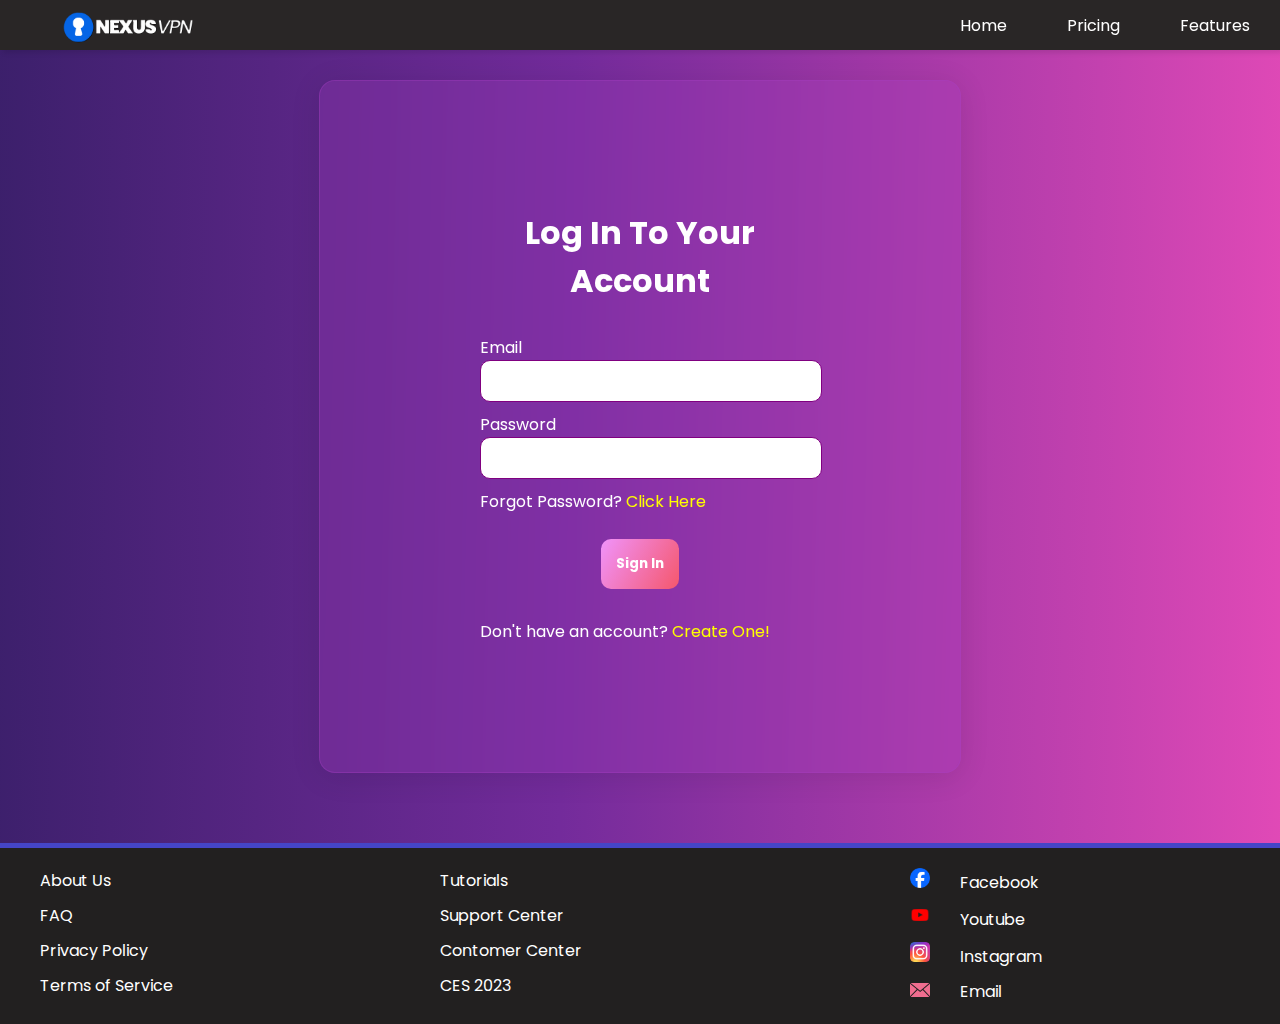
<file: login.html>
<!doctype html>
<html lang="en">

<head>
  <meta charset="utf-8">
  <meta name="viewport" content="width=device-width, initial-scale=1">
  <title>Account</title>
  <link rel="stylesheet" href="styles/log-in.css">
  <link rel="icon" type="image/x-icon" href="icons/logo2.png">
  <link rel="preconnect" href="https://fonts.googleapis.com">
  <link rel="preconnect" href="https://fonts.gstatic.com" crossorigin>
  <link href="https://fonts.googleapis.com/css2?family=Poppins:wght@300&display=swap" rel="stylesheet">


</head>

<body>
  <nav>
    <!--Mobile-->
    <ul class="sidebar">
      <li class="mobile-labels" onclick=closeMenu()><a href="#"><svg xmlns="http://www.w3.org/2000/svg" height="35"
            viewBox="0 -960 960 960" width="35">
            <path
              d="m256-200-56-56 224-224-224-224 56-56 224 224 224-224 56 56-224 224 224 224-56 56-224-224-224 224Z" />
          </svg></a></li>
      <li class="mobile-labels"><a href="index.html"><svg xmlns="http://www.w3.org/2000/svg" height="30"
            viewBox="0 -960 960 960" width="30">
            <path
              d="M240-200h120v-240h240v240h120v-360L480-740 240-560v360Zm-80 80v-480l320-240 320 240v480H520v-240h-80v240H160Zm320-350Z" />
          </svg>Home</a></li>
      <li class="mobile-labels"><a href="pricing.html"><svg xmlns="http://www.w3.org/2000/svg" height="30"
            viewBox="0 -960 960 960" width="30">
            <path
              d="M560-440q-50 0-85-35t-35-85q0-50 35-85t85-35q50 0 85 35t35 85q0 50-35 85t-85 35ZM280-320q-33 0-56.5-23.5T200-400v-320q0-33 23.5-56.5T280-800h560q33 0 56.5 23.5T920-720v320q0 33-23.5 56.5T840-320H280Zm80-80h400q0-33 23.5-56.5T840-480v-160q-33 0-56.5-23.5T760-720H360q0 33-23.5 56.5T280-640v160q33 0 56.5 23.5T360-400Zm440 240H120q-33 0-56.5-23.5T40-240v-440h80v440h680v80ZM280-400v-320 320Z" />
          </svg> Pricing</a></li>
      <li class="mobile-labels"><a href="features.html"><svg xmlns="http://www.w3.org/2000/svg" height="30"
            viewBox="0 -960 960 960" width="30">
            <path
              d="m422-232 207-248H469l29-227-185 267h139l-30 208ZM320-80l40-280H160l360-520h80l-40 320h240L400-80h-80Zm151-390Z" />
          </svg> Features</a></li>
    </ul>

    <!--Desktop-->
    <ul>
      <li><a href="index.html"><img class="logo" src="icons/logo.png"></a></li>
      <li class="desktop-labels"><a href="index.html">Home</a></li>
      <li class="desktop-labels"><a href="pricing.html">Pricing</a></li>
      <li class="desktop-labels"><a href="features.html">Features</a></li>
      <li class="menu-button" onclick=showMenu()><a href="#"><svg xmlns="http://www.w3.org/2000/svg" height="30"
            viewBox="0 -960 960 960" width="30">
            <path d="M120-240v-80h720v80H120Zm0-200v-80h720v80H120Zm0-200v-80h720v80H120Z" />
          </svg></a></li>
    </ul>

  </nav>



  <section>

    <div class="Log-in-container">
      <form class="FORM">
        <h1>Log In To Your Account</h1>
        <p>Email</p>
        <input class="inputBox" type="email" name="email" id="email" required>
        <p>Password</p>
        <input class="inputBox" type="password" name="password" id="password" required>
        <p>Forgot Password? <span class="forgot-password">Click Here</span></p>
        <button>Sign In</button>
        <p>Don't have an account? <a style="text-decoration: none;" href="sign-up.html"><span class="Create">Create
              One!</span></a></p>
      </form>

    </div>




  </section>



  <footer>
    <section class="section1">
      <div class="left-section">
        <p>About Us</p>
        <p>FAQ</p>
        <p>Privacy Policy</p>
        <p>Terms of Service</p>
        <p></p>

      </div>

      <div class="middle-section">
        <p>Tutorials</p>
        <p>Support Center</p>
        <p>Contomer Center</p>
        <p>CES 2023</p>

      </div>

      <div class="right-section">
        <p><img class="social-icons" src="icons/facebook-round-color-icon.webp">Facebook</p>
        <p><img class="social-icons" src="icons/youtube-color-icon.webp">Youtube</p>
        <p><img class="social-icons" src="icons/ig-instagram-icon.webp">Instagram</p>
        <p><img class="social-icons" src="icons/pink-mail-icon.svg">Email</p>
      </div>

    </section>

  </footer>


  <script src="scripts/log-in.js"></script>



</body>

</html>
</file>
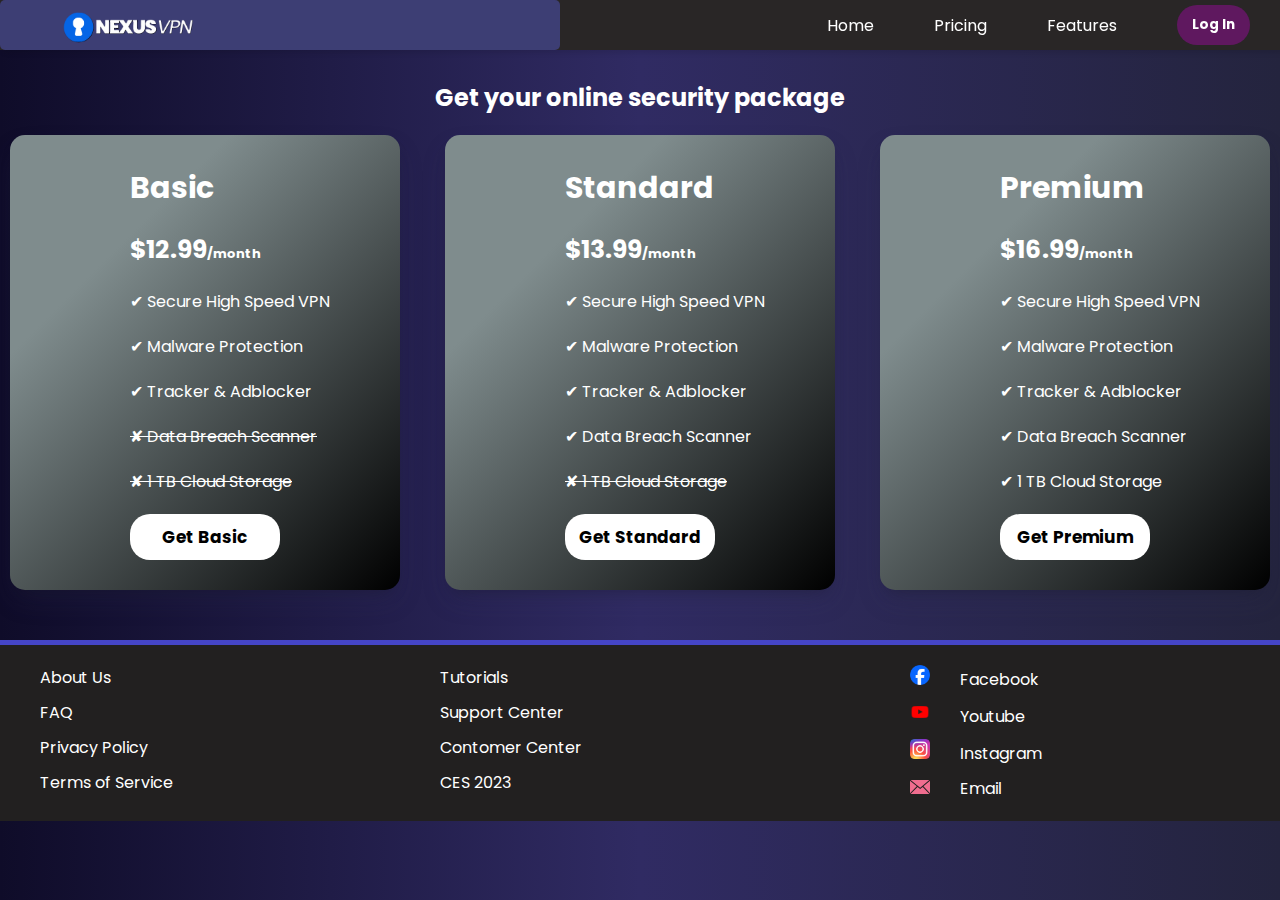
<file: pricing.html>
<!doctype html>
<html lang="en">

<head>
  <meta charset="utf-8">
  <meta name="viewport" content="width=device-width, initial-scale=1">
  <title>Pricing</title>
  <link rel="stylesheet" href="styles/pricing.css">
  <link rel="icon" type="image/x-icon" href="icons/logo2.png">
  <link rel="preconnect" href="https://fonts.googleapis.com">
  <link rel="preconnect" href="https://fonts.gstatic.com" crossorigin>
  <link href="https://fonts.googleapis.com/css2?family=Poppins:wght@300&display=swap" rel="stylesheet">


</head>

<body>
  <nav>
    <!--Mobile-->
    <ul class="sidebar">
      <li class="mobile-labels" onclick=closeMenu()><a href="#"><svg xmlns="http://www.w3.org/2000/svg" height="35"
            viewBox="0 -960 960 960" width="35">
            <path
              d="m256-200-56-56 224-224-224-224 56-56 224 224 224-224 56 56-224 224 224 224-56 56-224-224-224 224Z" />
          </svg></a></li>
      <li class="mobile-labels"><a href="index.html"><svg xmlns="http://www.w3.org/2000/svg" height="30"
            viewBox="0 -960 960 960" width="30">
            <path
              d="M240-200h120v-240h240v240h120v-360L480-740 240-560v360Zm-80 80v-480l320-240 320 240v480H520v-240h-80v240H160Zm320-350Z" />
          </svg>Home</a></li>
      <li class="mobile-labels"><a href="pricing.html"><svg xmlns="http://www.w3.org/2000/svg" height="30"
            viewBox="0 -960 960 960" width="30">
            <path
              d="M560-440q-50 0-85-35t-35-85q0-50 35-85t85-35q50 0 85 35t35 85q0 50-35 85t-85 35ZM280-320q-33 0-56.5-23.5T200-400v-320q0-33 23.5-56.5T280-800h560q33 0 56.5 23.5T920-720v320q0 33-23.5 56.5T840-320H280Zm80-80h400q0-33 23.5-56.5T840-480v-160q-33 0-56.5-23.5T760-720H360q0 33-23.5 56.5T280-640v160q33 0 56.5 23.5T360-400Zm440 240H120q-33 0-56.5-23.5T40-240v-440h80v440h680v80ZM280-400v-320 320Z" />
          </svg> Pricing</a></li>
      <li class="mobile-labels"><a href="features.html"><svg xmlns="http://www.w3.org/2000/svg" height="30"
            viewBox="0 -960 960 960" width="30">
            <path
              d="m422-232 207-248H469l29-227-185 267h139l-30 208ZM320-80l40-280H160l360-520h80l-40 320h240L400-80h-80Zm151-390Z" />
          </svg> Features</a></li>
      <li class="mobile-labels"><a href="login.html"><svg xmlns="http://www.w3.org/2000/svg" height="35"
            viewBox="0 -960 960 960" width="35">
            <path
              d="M480-480q-66 0-113-47t-47-113q0-66 47-113t113-47q66 0 113 47t47 113q0 66-47 113t-113 47ZM160-160v-112q0-34 17.5-62.5T224-378q62-31 126-46.5T480-440q66 0 130 15.5T736-378q29 15 46.5 43.5T800-272v112H160Zm80-80h480v-32q0-11-5.5-20T700-306q-54-27-109-40.5T480-360q-56 0-111 13.5T260-306q-9 5-14.5 14t-5.5 20v32Zm240-320q33 0 56.5-23.5T560-640q0-33-23.5-56.5T480-720q-33 0-56.5 23.5T400-640q0 33 23.5 56.5T480-560Zm0-80Zm0 400Z" />
          </svg> Log In</a></li>

    </ul>

    <!--Desktop-->
    <ul>
      <li><a href="index.html"><img class="logo" src="icons/logo.png"></a></li>
      <li class="desktop-labels"><a href="index.html">Home</a></li>
      <li class="desktop-labels"><a href="pricing.html">Pricing</a></li>
      <li class="desktop-labels"><a href="features.html">Features</a></li>
      <li class="desktop-labels"><a href="login.html"><button class="log-in-btn">Log In</button></a></li>
      <li class="menu-button" onclick=showMenu()><a href="#"><svg xmlns="http://www.w3.org/2000/svg" height="30"
            viewBox="0 -960 960 960" width="30">
            <path d="M120-240v-80h720v80H120Zm0-200v-80h720v80H120Zm0-200v-80h720v80H120Z" />
          </svg></a></li>
    </ul>

  </nav>

  <section>
    <center>
      <h2 class="plans-heading">Get your online security package</h2>
    </center>

    <div class="Grid-Pricing-Table">

      <div class="Plan-1">
        <ul>
          <li class="Plan-1-header">Basic</li>
          <li class="price">$12.99<span class="month">/month</span></li>
          <li>&#10004; Secure High Speed VPN</li>
          <li>&#10004; Malware Protection</li>
          <li>&#10004; Tracker & Adblocker</li>
          <li class="not-available"> &#x2718; Data Breach Scanner</li>
          <li class="not-available"> &#x2718; 1 TB Cloud Storage</li>

          <li><a href="activate-subscription-basic.html"><button class="purchase-button">Get Basic</button></a></li>

        </ul>
      </div>

      <div class="Plan-2">
        <ul>
          <li class="Plan-1-header">Standard</li>
          <li class="price">$13.99<span class="month">/month</span></li>
          <li>&#10004; Secure High Speed VPN</li>
          <li>&#10004; Malware Protection</li>
          <li>&#10004; Tracker & Adblocker</li>
          <li>&#10004; Data Breach Scanner</li>
          <li class="not-available"> &#x2718; 1 TB Cloud Storage</li>

          <li><a href="activate-subscription-standard.html"><button class="purchase-button">Get Standard</button></a>
          </li>

        </ul>
      </div>

      <div class="Plan-3">
        <ul>
          <li class="Plan-1-header">Premium</li>
          <li class="price">$16.99<span class="month">/month</span></li>
          <li>&#10004; Secure High Speed VPN</li>
          <li>&#10004; Malware Protection</li>
          <li>&#10004; Tracker & Adblocker</li>
          <li>&#10004; Data Breach Scanner</li>
          <li>&#10004; 1 TB Cloud Storage</li>
          <li><a href="activate-subscription-premium.html"><button class="purchase-button">Get Premium</button></a></li>

        </ul>
      </div>


    </div>
  </section>



  <footer>
    <section class="section1">
      <div class="left-section">
        <p>About Us</p>
        <p>FAQ</p>
        <p>Privacy Policy</p>
        <p>Terms of Service</p>
        <p></p>

      </div>

      <div class="middle-section">
        <p>Tutorials</p>
        <p>Support Center</p>
        <p>Contomer Center</p>
        <p>CES 2023</p>

      </div>

      <div class="right-section">
        <p><img class="social-icons" src="icons/facebook-round-color-icon.webp">Facebook</p>
        <p><img class="social-icons" src="icons/youtube-color-icon.webp">Youtube</p>
        <p><img class="social-icons" src="icons/ig-instagram-icon.webp">Instagram</p>
        <p><img class="social-icons" src="icons/pink-mail-icon.svg">Email</p>
      </div>

    </section>

  </footer>


  <script src="scripts/pricing.js"></script>



</body>

</html>
</file>
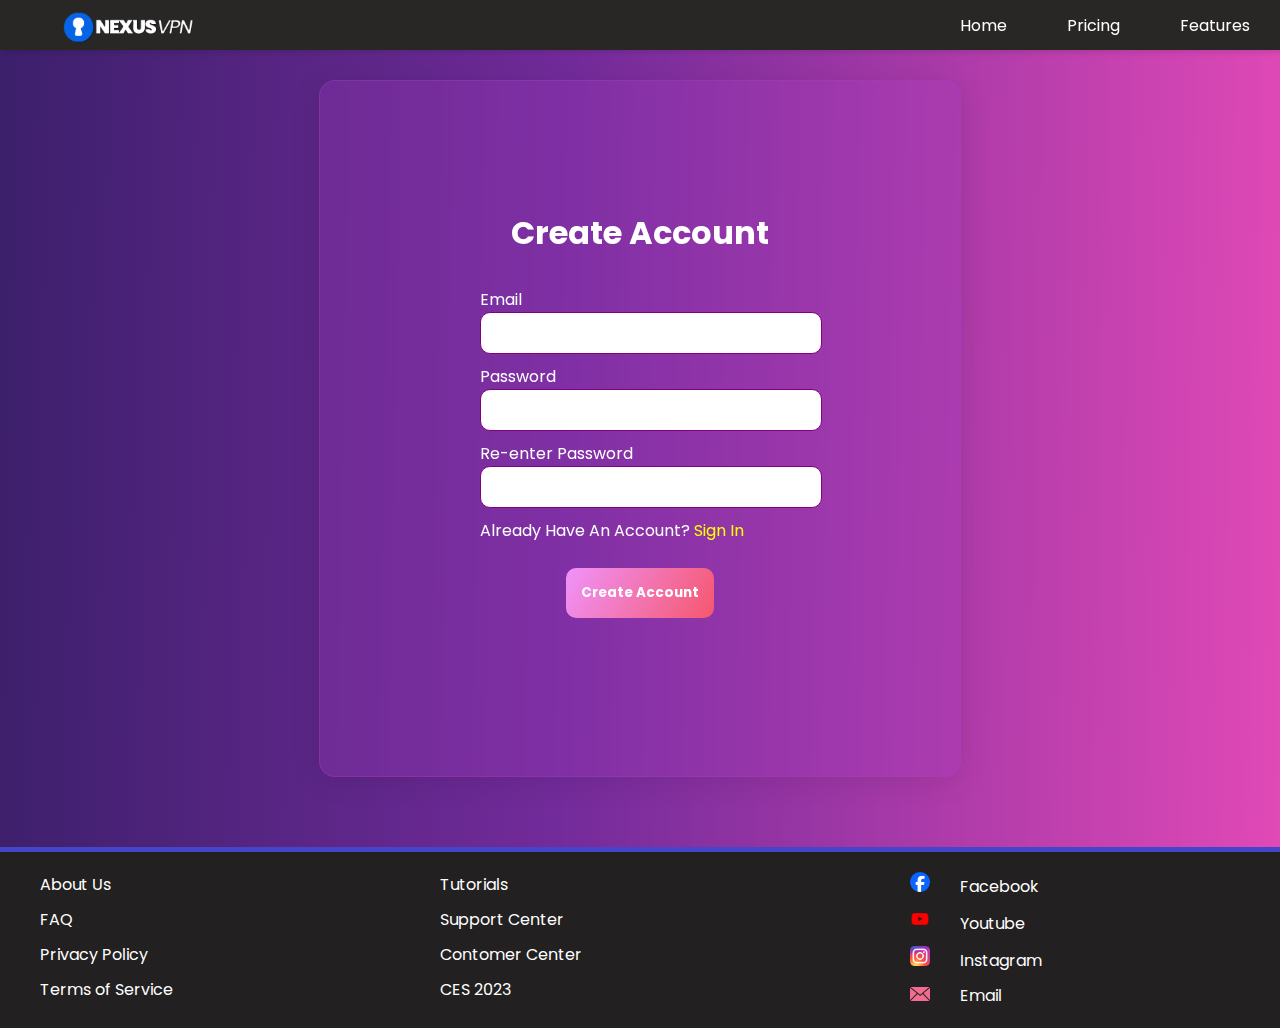
<file: sign-up.html>
<!doctype html>
<html lang="en">

<head>
  <meta charset="utf-8">
  <meta name="viewport" content="width=device-width, initial-scale=1">
  <title>Account</title>
  <link rel="stylesheet" href="styles/log-in.css">
  <link rel="icon" type="image/x-icon" href="icons/logo2.png">
  <link rel="preconnect" href="https://fonts.googleapis.com">
  <link rel="preconnect" href="https://fonts.gstatic.com" crossorigin>
  <link href="https://fonts.googleapis.com/css2?family=Poppins:wght@300&display=swap" rel="stylesheet">


</head>

<body>
  <nav>
    <!--Mobile-->
    <ul class="sidebar">
      <li class="mobile-labels" onclick=closeMenu()><a href="#"><svg xmlns="http://www.w3.org/2000/svg" height="35"
            viewBox="0 -960 960 960" width="35">
            <path
              d="m256-200-56-56 224-224-224-224 56-56 224 224 224-224 56 56-224 224 224 224-56 56-224-224-224 224Z" />
          </svg></a></li>
      <li class="mobile-labels"><a href="index.html"><svg xmlns="http://www.w3.org/2000/svg" height="30"
            viewBox="0 -960 960 960" width="30">
            <path
              d="M240-200h120v-240h240v240h120v-360L480-740 240-560v360Zm-80 80v-480l320-240 320 240v480H520v-240h-80v240H160Zm320-350Z" />
          </svg>Home</a></li>
      <li class="mobile-labels"><a href="pricing.html"><svg xmlns="http://www.w3.org/2000/svg" height="30"
            viewBox="0 -960 960 960" width="30">
            <path
              d="M560-440q-50 0-85-35t-35-85q0-50 35-85t85-35q50 0 85 35t35 85q0 50-35 85t-85 35ZM280-320q-33 0-56.5-23.5T200-400v-320q0-33 23.5-56.5T280-800h560q33 0 56.5 23.5T920-720v320q0 33-23.5 56.5T840-320H280Zm80-80h400q0-33 23.5-56.5T840-480v-160q-33 0-56.5-23.5T760-720H360q0 33-23.5 56.5T280-640v160q33 0 56.5 23.5T360-400Zm440 240H120q-33 0-56.5-23.5T40-240v-440h80v440h680v80ZM280-400v-320 320Z" />
          </svg> Pricing</a></li>
      <li class="mobile-labels"><a href="features.html"><svg xmlns="http://www.w3.org/2000/svg" height="30"
            viewBox="0 -960 960 960" width="30">
            <path
              d="m422-232 207-248H469l29-227-185 267h139l-30 208ZM320-80l40-280H160l360-520h80l-40 320h240L400-80h-80Zm151-390Z" />
          </svg> Features</a></li>
    </ul>

    <!--Desktop-->
    <ul>
      <li><a href="index.html"><img class="logo" src="icons/logo.png"></a></li>
      <li class="desktop-labels"><a href="index.html">Home</a></li>
      <li class="desktop-labels"><a href="pricing.html">Pricing</a></li>
      <li class="desktop-labels"><a href="features.html">Features</a></li>
      <li class="menu-button" onclick=showMenu()><a href="#"><svg xmlns="http://www.w3.org/2000/svg" height="30"
            viewBox="0 -960 960 960" width="30">
            <path d="M120-240v-80h720v80H120Zm0-200v-80h720v80H120Zm0-200v-80h720v80H120Z" />
          </svg></a></li>
    </ul>

  </nav>



  <section>

    <div class="Log-in-container">
      <form class="FORM">
        <h1>Create Account</h1>
        <p>Email</p>
        <input class="inputBox" type="email" name="email" id="email" required>
        <p>Password</p>
        <input class="inputBox" type="email" name="email" id="email" required>
        <p>Re-enter Password</p>
        <input class="inputBox" type="password" name="password" id="password" required>
        <p>Already Have An Account? <a style="text-decoration: none;" href="login.html"><span
              class="forgot-password">Sign In</span></p></a>
        <button>Create Account</button>

      </form>

    </div>




  </section>



  <footer>
    <section class="section1">
      <div class="left-section">
        <p>About Us</p>
        <p>FAQ</p>
        <p>Privacy Policy</p>
        <p>Terms of Service</p>
        <p></p>

      </div>

      <div class="middle-section">
        <p>Tutorials</p>
        <p>Support Center</p>
        <p>Contomer Center</p>
        <p>CES 2023</p>

      </div>

      <div class="right-section">
        <p><img class="social-icons" src="icons/facebook-round-color-icon.webp">Facebook</p>
        <p><img class="social-icons" src="icons/youtube-color-icon.webp">Youtube</p>
        <p><img class="social-icons" src="icons/ig-instagram-icon.webp">Instagram</p>
        <p><img class="social-icons" src="icons/pink-mail-icon.svg">Email</p>
      </div>

    </section>

  </footer>


  <script src="scripts/log-in.js"></script>



</body>

</html>
</file>
<file: styles/activate-subscription.css>
* {
  margin: 0;
  padding: 0;
  font-family: Poppins, sans-serif;
}


body {

  color: white;
  background-image: linear-gradient(to right, #0f0c29, #302b63, #24243e);
  height: fit-content;




}

nav {

  background-color: rgb(41, 38, 38);
  box-shadow: 3px 3px 5px rgba(0, 0, 0, 0.1);
  z-index: 999;
  margin-bottom: 50px;
  position: fixed;
  right: 0;
  left: 0;
  top: 0;


}

nav ul {
  display: flex;
  list-style: none;
  justify-content: flex-end;
  align-items: center;


}

nav li {
  height: 50px;


}


.log-in-btn {

  background-color: rgb(95, 24, 95);
  color: white;
  border: none;
  border-radius: 20px;
  padding-top: 10px;
  padding-bottom: 10px;
  padding-left: 15px;
  padding-right: 15px;
  font-weight: 700;
  cursor: pointer;

}

.logo {
  width: 35%;
  margin-bottom: 20px;

}

nav a {
  height: 100%;
  text-decoration: none;
  color: white;
  padding: 0px 30px;
  display: flex;
  align-items: center;
}

nav a:hover {
  background-color: rgb(61, 62, 116);
  border-radius: 5px;

}

nav li:first-child {
  margin-right: auto;
}

nav svg {
  fill: white;

}



.sidebar {
  position: fixed;
  top: 0;
  right: 0;
  bottom: 0;
  display: none;
  background-color: rgba(41, 38, 38, 0.2);
  backdrop-filter: blur(10px);
  flex-direction: column;
  width: 250px;
  justify-content: flex-start;
  align-items: flex-start;
  z-index: 999;

}

.sidebar li {
  font-size: 30px;
  margin-bottom: 40px;

}



.menu-button {
  display: none;
}

.mobile-labels {
  width: 100%;
}


.Grid-order {
  display: grid;
  grid-template-columns: 1fr 1fr;
  margin-bottom: 100px;
}

.order-summary {
  background-color: #4d4855;
  background-image: linear-gradient(147deg, #4d4855 0%, #000000 74%);

  color: white;

  margin-left: 20px;
  padding-left: 20px;
  padding-top: 20px;
  padding-bottom: 20px;
  border-radius: 20px;
  margin-right: 20px;
  padding-right: 10px;
}

.order-summary ul {
  list-style: none;

}

.order-summary li {
  margin-bottom: 20px;
}

.order-summary h2 {
  margin-bottom: 10px;
}

.order-summary h1 {
  margin-bottom: 30px;
}


.Chosen-Plan {
  color: #5e5992;
  font-weight: 800;
  font-size: 30px;
}


.Change-plan {
  color: rgb(28, 146, 28);
  font-size: 20px;
  text-decoration: none;
}

.Thirty-day {


  text-align: center;
}


.Proceed-checkout {

  background-color: white;
  border: none;
  color: black;
  width: 200px;
  height: 50px;
  border-radius: 20px;
  cursor: pointer;
  transition: background-color 0.5s;
  font-weight: 800;
}

.Proceed-checkout:hover {
  background-color: rgb(29, 150, 25);
  color: white;
}

.section1 {
  display: flex;
  flex-direction: row;
  justify-content: space-around;
  position: absolute;
  left: 0;
  right: 0;

  flex-wrap: wrap;
  background-color: rgb(34, 32, 32);
  color: white;
  width: 100%;
  z-index: 100;
  padding-top: 20px;
  border-top: 5px solid rgb(69, 69, 199);
}

.left-section {
  flex: 1;
  padding-bottom: 10px;
}

.left-section p {
  margin-bottom: 10px;
  cursor: pointer;
  margin-left: 40px;
}

.left-section p:hover {
  color: #5e5992;

}

.middle-section {
  flex: 1;
  padding-bottom: 10px;
  margin-right: 70px;
}

.middle-section p {
  margin-bottom: 10px;
  cursor: pointer;
  margin-left: 40px;

}

.middle-section p:hover {
  color: #5e5992;

}

.right-section {
  flex: 1;
  padding-bottom: 10px;
  margin-right: 10px;
}

.right-section p {
  margin-bottom: 10px;
  cursor: pointer;
  margin-left: 40px;

}

.right-section p:hover {
  color: #5e5992;
}

.social-icons {
  width: 20px;
  margin-right: 30px;

}




@media (max-width: 800px) {

  .logo {
    width: 65%;

  }

  .desktop-labels {
    display: none;

  }

  .menu-button {
    display: block;
  }



  .Grid-order {
    grid-template-columns: auto;
    row-gap: 30px;
  }

  .Change-plan {
    display: block;
  }

  .footer1 {
    grid-template-columns: auto;
    row-gap: 20px;
  }

  .middle-section {
    display: block;
  }

  .right-section {
    align-content: center;
  }



}

@media (max-width:450px) {
  .sidebar {
    width: 100%;
  }
}
</file>
<file: styles/checkout2.css>
* {
  margin: 0;
  padding: 0;
  box-sizing: border-box;
  font-family: Poppins, Arial;
}





body {

  color: white;
  background-image: linear-gradient(to right, #0f0c29, #302b63, #24243e);
  height: fit-content;


}

nav {

  background-color: rgb(41, 38, 38);
  box-shadow: 3px 3px 5px rgba(0, 0, 0, 0.1);
  z-index: 999;
  margin-bottom: 50px;
  position: fixed;
  right: 0;
  left: 0;
  top: 0;


}

nav ul {
  display: flex;
  list-style: none;
  justify-content: flex-end;
  align-items: center;


}

nav li {
  height: 50px;


}




.logo {
  width: 35%;
  margin-bottom: 20px;

}

nav a {
  height: 100%;
  text-decoration: none;
  color: white;
  padding: 0px 30px;
  display: flex;
  align-items: center;
}

nav a:hover {
  background-color: rgb(61, 62, 116);
  border-radius: 5px;

}

nav li:first-child {
  margin-right: auto;
}

nav svg {
  fill: white;

}

.log-in-btn {

  background-color: rgb(95, 24, 95);
  color: white;
  border: none;
  border-radius: 20px;
  padding-top: 10px;
  padding-bottom: 10px;
  padding-left: 15px;
  padding-right: 15px;
  font-weight: 700;
  cursor: pointer;

}

.sidebar {
  position: fixed;
  top: 0;
  right: 0;
  bottom: 0;
  display: none;
  background-color: rgba(41, 38, 38, 0.2);
  backdrop-filter: blur(10px);
  flex-direction: column;
  width: 250px;
  justify-content: flex-start;
  align-items: flex-start;
  z-index: 999;

}

.sidebar li {
  font-size: 30px;
  margin-bottom: 40px;

}



.menu-button {
  display: none;
}

.mobile-labels {
  width: 100%;
}


/*Main Content*/

.Grid-P {
  display: grid;
  grid-template-columns: 1fr 1fr;
  margin-left: 10px;
  margin-bottom: 20px;
}

.Grid-P .Img-half {

  width: 100%;
}

.Img-half img {
  width: 60%;
  margin-left: 40%;
  border-top-left-radius: 10px;
  border-bottom-left-radius: 10px;
}

.Grid-P .Form-half {
  background-color: #7a7adb;
  background-image: linear-gradient(315deg, #7a7adb 0%, #170e13 74%);
  color: white;
  padding-left: 30px;
  padding-bottom: 20px;
  padding-top: 30px;
  border-top-right-radius: 10px;
  border-bottom-right-radius: 10px;
  width: 95%;
}

.Form-half h1,
.Form-half h2 {
  margin-bottom: 10px;
}

.inputBox {
  width: 70%;
  padding: 10px;
  border-radius: 10px;
  margin-bottom: 10px;
}

.checkout-btn {
  display: block;
  background: linear-gradient(135deg, #753370 0%, #298096 100%);
  color: white;
  width: 70%;
  padding: 12px;
  border-radius: 10px;
  border: none;
  margin-top: 15px;
  cursor: pointer;
  font-weight: 700;
  transition: opacity 0.5s;
}

.checkout-btn:hover {
  opacity: 0.6;
}









.section1 {
  display: flex;
  flex-direction: row;
  justify-content: space-around;
  position: absolute;
  left: 0;
  right: 0;

  flex-wrap: wrap;
  background-color: rgb(34, 32, 32);
  color: white;
  width: 100%;
  z-index: 100;
  padding-top: 20px;
  border-top: 5px solid rgb(69, 69, 199);
}

.left-section {
  flex: 1;
  padding-bottom: 10px;
}

.left-section p {
  margin-bottom: 10px;
  cursor: pointer;
  margin-left: 40px;
}

.left-section p:hover {
  color: #5e5992;

}

.middle-section {
  flex: 1;
  padding-bottom: 10px;
  margin-right: 70px;
}

.middle-section p {
  margin-bottom: 10px;
  cursor: pointer;
  margin-left: 40px;

}

.middle-section p:hover {
  color: #5e5992;

}

.right-section {
  flex: 1;
  padding-bottom: 10px;
  margin-right: 10px;
}

.right-section p {
  margin-bottom: 10px;
  cursor: pointer;
  margin-left: 40px;

}

.right-section p:hover {
  color: #5e5992;
}

.social-icons {
  width: 20px;
  margin-right: 30px;

}



@media (max-width: 800px) {


  .Grid-P {
    grid-template-columns: auto;

  }

  .Img-half img {
    margin-left: 20%;
    border-radius: 10px;
  }

  .Form-half {
    text-align: center;
    padding-right: 30px;
    border-radius: 10px;

  }

  .inputBox {
    margin-bottom: 20px;
  }

  .checkout-btn {
    margin-left: 15%;
  }




  .nexus-logo {
    width: 70%;
    border-radius: 20px;

  }

  .logo {
    width: 65%;

  }

  .desktop-labels {
    display: none;

  }

  .menu-button {
    display: block;
  }


  .footer1 {
    grid-template-columns: auto;
    row-gap: 20px;
  }

  .middle-section {
    display: block;
  }

  .right-section {
    align-content: center;
  }




}

@media (max-width:450px) {
  .sidebar {
    width: 100%;
  }
}
</file>
<file: styles/features.css>
* {
  font-family: 'Poppins', sans-serif;
  margin: 0;
  padding: 0;
}



body {

  color: white;
  background-image: linear-gradient(to right, #0f0c29, #302b63, #24243e);
  height: fit-content;


}

nav {

  background-color: rgb(41, 38, 38);
  box-shadow: 3px 3px 5px rgba(0, 0, 0, 0.1);
  z-index: 999;
  margin-bottom: 50px;
  position: fixed;
  right: 0;
  left: 0;
  top: 0;


}

nav ul {
  display: flex;
  list-style: none;
  justify-content: flex-end;
  align-items: center;


}

nav li {
  height: 50px;


}




.logo {
  width: 35%;
  margin-bottom: 20px;

}

nav a {
  height: 100%;
  text-decoration: none;
  color: white;
  padding: 0px 30px;
  display: flex;
  align-items: center;
}

nav a:hover {
  background-color: rgb(61, 62, 116);
  border-radius: 5px;

}

nav li:first-child {
  margin-right: auto;
}

nav svg {
  fill: white;

}

.log-in-btn {

  background-color: rgb(95, 24, 95);
  color: white;
  border: none;
  border-radius: 20px;
  padding-top: 10px;
  padding-bottom: 10px;
  padding-left: 15px;
  padding-right: 15px;
  font-weight: 700;
  cursor: pointer;

}

.sidebar {
  position: fixed;
  top: 0;
  right: 0;
  bottom: 0;
  display: none;
  background-color: rgba(41, 38, 38, 0.2);
  backdrop-filter: blur(10px);
  flex-direction: column;
  width: 250px;
  justify-content: flex-start;
  align-items: flex-start;
  z-index: 999;

}

.sidebar li {
  font-size: 30px;
  margin-bottom: 40px;

}



.menu-button {
  display: none;
}

.mobile-labels {
  width: 100%;
}






.Grid-1 {
  display: grid;
  grid-template-columns: 1fr 1fr 1fr 1fr;
  column-gap: 10px;
  margin-bottom: 50px;
  margin-top: 10px;
  background-image: linear-gradient(to right, #0f0c29, #302b63, #24243e);
}

.more-features {
  box-shadow: 0px 0px 10px rgba(0, 0, 0, 0.2);
  border: 1px solid rgb(170, 170, 170);
  border-radius: 10px;
  background-color: #4d4855;
  background-image: linear-gradient(147deg, #4d4855 0%, #000000 74%);
  padding-top: 12px;
  padding-left: 20px;
  padding-right: 20px;
  text-align: center;
  margin-right: 10px;
  margin-left: 10px;
  margin-bottom: 10px;
}

.more-features img {
  width: 90%;
  align-content: center;
}

.more-features h2 {
  margin-bottom: 15px;
  margin-top: 15px;

}

.more-features p {
  padding-bottom: 60px;
  font-size: 20px;
}

.Grid-2 {
  display: grid;
  grid-template-columns: 1fr 1fr 1fr;
  grid-template-rows: 1fr 1fr;
  column-gap: 20px;
  row-gap: 20px;
  margin-bottom: 50px;
}

.Grid-2 img {
  width: 85%;
  margin: auto;
  display: block;
  margin-right: auto;
  margin-left: auto;
  padding-bottom: 10px;

}

.even-more-features {
  background-color: #4d4855;
  background-image: linear-gradient(147deg, #4d4855 0%, #000000 74%);
  box-shadow: 0px 0px 10px rgba(0, 0, 0, 0.2);
  border: 1px solid rgb(170, 170, 170);
  padding: 30px;
  border-radius: 20px;
  margin-left: 10px;
  margin-right: 10px;
}

.even-more-features h3 {
  text-align: center;
}

.even-more-features p {
  text-align: center;
}


.section1 {
  display: flex;
  flex-direction: row;
  justify-content: space-around;
  position: absolute;
  left: 0;
  right: 0;
  flex-wrap: wrap;
  background-color: rgb(34, 32, 32);
  color: white;
  width: 100%;
  z-index: 100;
  padding-top: 20px;
  border-top: 5px solid rgb(69, 69, 199);
}

.left-section {
  flex: 1;
  padding-bottom: 10px;
}

.left-section p {
  margin-bottom: 10px;
  cursor: pointer;
  margin-left: 40px;
}

.left-section p:hover {
  color: #5e5992;

}

.middle-section {
  flex: 1;
  padding-bottom: 10px;
  margin-right: 70px;
}

.middle-section p {
  margin-bottom: 10px;
  cursor: pointer;
  margin-left: 40px;

}

.middle-section p:hover {
  color: #5e5992;

}

.right-section {
  flex: 1;
  padding-bottom: 10px;
  margin-right: 10px;
}

.right-section p {
  margin-bottom: 10px;
  cursor: pointer;
  margin-left: 40px;

}

.right-section p:hover {
  color: #5e5992;
}

.social-icons {
  width: 20px;
  margin-right: 30px;

}




@media (max-width: 800px) {

  .logo {
    width: 65%;

  }

  .desktop-labels {
    display: none;

  }

  .menu-button {
    display: block;
  }



  .Grid-1 {
    grid-template-columns: auto;
    row-gap: 20px;
  }

  .more-features {
    font-size: 20px;
  }

  .Grid-2 {
    grid-template-columns: auto;
    row-gap: 20px;
  }




  .footer1 {
    grid-template-columns: auto;
    row-gap: 20px;
  }

  .middle-section {
    display: block;
  }

  .right-section {
    align-content: center;
  }



}

@media (max-width:400px) {
  .sidebar {
    width: 100%;
  }
}
</file>
<file: styles/log-in.css>
* {
  font-family: 'Poppins', sans-serif;
  margin: 0;
  padding: 0;
}



body {

  background: linear-gradient(91.1deg, rgb(57, 31, 105) -2.3%, rgb(115, 43, 155) 44.4%, rgb(231, 75, 184) 103.4%);


}



nav {

  background-color: rgb(41, 38, 38);
  box-shadow: 3px 3px 5px rgba(0, 0, 0, 0.1);
  z-index: 999;
  margin-bottom: 50px;
  position: fixed;
  right: 0;
  left: 0;
  top: 0;


}

nav ul {
  display: flex;
  list-style: none;
  justify-content: flex-end;
  align-items: center;


}

nav li {
  height: 50px;


}




.logo {
  width: 35%;
  margin-bottom: 20px;

}

nav a {
  height: 100%;
  text-decoration: none;
  color: white;
  padding: 0px 30px;
  display: flex;
  align-items: center;
}

nav a:hover {
  background-color: rgb(61, 62, 116);
  border-radius: 5px;

}

nav li:first-child {
  margin-right: auto;
}

nav svg {
  fill: white;

}



.sidebar {
  position: fixed;
  top: 0;
  right: 0;
  bottom: 0;
  display: none;
  background-color: rgba(41, 38, 38, 0.2);
  backdrop-filter: blur(10px);
  flex-direction: column;
  width: 250px;
  justify-content: flex-start;
  align-items: flex-start;
  z-index: 999;

}

.sidebar li {
  font-size: 30px;
  margin-bottom: 40px;

}



.menu-button {
  display: none;
}

.mobile-labels {
  width: 100%;
}


.Log-in-container {


  background: rgba(167, 62, 195, 0.26);
  border-radius: 16px;
  box-shadow: 0 4px 30px rgba(0, 0, 0, 0.1);
  backdrop-filter: blur(10.4px);
  -webkit-backdrop-filter: blur(10.4px);
  border: 1px solid rgba(167, 62, 195, 0.35);
  color: white;
  margin: auto;
  width: 50%;
  padding-top: 10%;
  padding-bottom: 10%;
  display: flex;
  align-items: center;
  justify-content: center;
  margin-bottom: 70px;
  margin-top: 80px;

}

.Log-in-container button {
  margin-top: 10px;
  display: block;
  border: none;
  color: white;
  padding: 15px;
  border-radius: 10px;
  cursor: pointer;
  margin: auto;
  margin-top: 25px;
  font-weight: bold;
  background: linear-gradient(120deg, #f093fb 0%, #f5576c 100%);
  transition: opacity 0.5s;
  margin-bottom: 30px;
}

.Log-in-container button:hover {
  opacity: 0.5;
}

.Log-in-container h1 {
  margin-bottom: 30px;
  text-align: center;
}




.FORM {
  width: 50%;
}

.inputBox {
  width: 100%;
  padding: 10px;
  border-radius: 10px;
  margin-bottom: 10px;
  border: 1px solid purple;
}

.forgot-password {
  color: yellow;
  cursor: pointer;
}

.forgot-password:hover {
  text-decoration: underline;
}

.Create {
  color: yellow;
  cursor: pointer;
}

.Create:hover {
  text-decoration: underline;
}






.section1 {
  display: flex;
  flex-direction: row;
  justify-content: space-around;
  position: absolute;
  left: 0;
  right: 0;

  flex-wrap: wrap;
  background-color: rgb(34, 32, 32);
  color: white;
  width: 100%;
  z-index: 100;
  padding-top: 20px;
  border-top: 5px solid rgb(69, 69, 199);
}

.left-section {
  flex: 1;
  padding-bottom: 10px;
}

.left-section p {
  margin-bottom: 10px;
  cursor: pointer;
  margin-left: 40px;
}

.left-section p:hover {
  color: #5e5992;

}

.middle-section {
  flex: 1;
  padding-bottom: 10px;
  margin-right: 70px;
}

.middle-section p {
  margin-bottom: 10px;
  cursor: pointer;
  margin-left: 40px;

}

.middle-section p:hover {
  color: #5e5992;

}

.right-section {
  flex: 1;
  padding-bottom: 10px;
  margin-right: 10px;
}

.right-section p {
  margin-bottom: 10px;
  cursor: pointer;
  margin-left: 40px;

}

.right-section p:hover {
  color: #5e5992;
}

.social-icons {
  width: 20px;
  margin-right: 30px;

}




@media (max-width: 800px) {

  .logo {
    width: 65%;

  }

  .desktop-labels {
    display: none;

  }

  .menu-button {
    display: block;
  }

  .Log-in-container {
    width: 90%;
  }


  .FORM {

    width: 70%;
  }

  .inputBox {
    width: 100%;
  }

  .forgot-password {
    display: block;
  }

  .Create {
    display: block;
  }






  .footer1 {
    grid-template-columns: auto;
    row-gap: 20px;
  }

  .middle-section {
    display: block;
  }

  .right-section {
    align-content: center;
  }



}

@media (max-width:450px) {
  .sidebar {
    width: 100%;
  }
}
</file>
<file: styles/pricing.css>
* {
  font-family: 'Poppins', sans-serif;
  margin: 0;
  padding: 0;
}



body {

  color: white;
  background-image: linear-gradient(to right, #0f0c29, #302b63, #24243e);
  height: fit-content;


}

nav {

  background-color: rgb(41, 38, 38);
  box-shadow: 3px 3px 5px rgba(0, 0, 0, 0.1);
  z-index: 999;
  margin-bottom: 50px;
  position: fixed;
  right: 0;
  left: 0;
  top: 0;


}

nav ul {
  display: flex;
  list-style: none;
  justify-content: flex-end;
  align-items: center;


}

nav li {
  height: 50px;


}




.logo {
  width: 35%;
  margin-bottom: 20px;

}

nav a {
  height: 100%;
  text-decoration: none;
  color: white;
  padding: 0px 30px;
  display: flex;
  align-items: center;
}

nav a:hover {
  background-color: rgb(61, 62, 116);
  border-radius: 5px;

}

nav li:first-child {
  margin-right: auto;
}

nav svg {
  fill: white;

}

.log-in-btn {

  background-color: rgb(95, 24, 95);
  color: white;
  border: none;
  border-radius: 20px;
  padding-top: 10px;
  padding-bottom: 10px;
  padding-left: 15px;
  padding-right: 15px;
  font-weight: 700;
  cursor: pointer;

}

.sidebar {
  position: fixed;
  top: 0;
  right: 0;
  bottom: 0;
  display: none;
  background-color: rgba(41, 38, 38, 0.2);
  backdrop-filter: blur(10px);
  flex-direction: column;
  width: 250px;
  justify-content: flex-start;
  align-items: flex-start;
  z-index: 999;

}

.sidebar li {
  font-size: 30px;
  margin-bottom: 40px;

}



.menu-button {
  display: none;
}

.mobile-labels {
  width: 100%;
}

.plans-heading {

  margin-bottom: 20px;
  margin-right: 10px;
  margin-left: 10px;
  margin-top: 80px;
}

.Grid-Pricing-Table {
  display: grid;
  grid-template-columns: 1fr 1fr 1fr;
  column-gap: 25px;
  margin-bottom: 50px;

}

.Plan-1,
.Plan-2,
.Plan-3 {
  background-color: #000000;
  background-image: linear-gradient(315deg, #000000 0%, #7f8c8d 74%);


  box-shadow: rgba(50, 50, 93, 0.25) 0px 13px 27px -5px, rgba(0, 0, 0, 0.3) 0px 8px 16px -8px;
  color: white;
  border-radius: 15px;
  padding-left: 120px;
  padding-bottom: 10px;
  padding-top: 30px;
  margin-left: 10px;
  margin-right: 10px;
}

.Plan-1-header,
.Plan-2 header,
.Plan-3 header {
  font-size: 30px;
  font-weight: 700;

}

.Plan-1 li,
.Plan-2 li,
.Plan-3 li {
  list-style: none;
  margin-bottom: 20px;
}

.price {
  font-size: 25px;
  font-weight: 700;
}

.month {
  font-size: 13px;
}

.not-available {
  text-decoration: line-through;
}

.purchase-button {

  background-color: white;
  color: black;
  width: 150px;
  height: auto;
  padding: 10px;
  border-radius: 20px;
  font-size: 17px;
  font-weight: 700;
  cursor: pointer;
  transition: background-color, 0.5s;
  border: none;

}



.purchase-button:hover {
  background-color: rgb(61, 62, 116);
  color: white;
  text-decoration: none;
}



.section1 {
  display: flex;
  flex-direction: row;
  justify-content: space-around;
  position: absolute;
  left: 0;
  right: 0;

  flex-wrap: wrap;
  background-color: rgb(34, 32, 32);
  color: white;
  width: 100%;
  z-index: 100;
  padding-top: 20px;
  border-top: 5px solid rgb(69, 69, 199);
}

.left-section {
  flex: 1;
  padding-bottom: 10px;
}

.left-section p {
  margin-bottom: 10px;
  cursor: pointer;
  margin-left: 40px;
}

.left-section p:hover {
  color: #5e5992;

}

.middle-section {
  flex: 1;
  padding-bottom: 10px;
  margin-right: 70px;
}

.middle-section p {
  margin-bottom: 10px;
  cursor: pointer;
  margin-left: 40px;

}

.middle-section p:hover {
  color: #5e5992;

}

.right-section {
  flex: 1;
  padding-bottom: 10px;
  margin-right: 10px;
}

.right-section p {
  margin-bottom: 10px;
  cursor: pointer;
  margin-left: 40px;

}

.right-section p:hover {
  color: #5e5992;
}

.social-icons {
  width: 20px;
  margin-right: 30px;

}




@media (max-width: 800px) {

  .logo {
    width: 65%;

  }

  .desktop-labels {
    display: none;

  }

  .menu-button {
    display: block;
  }

  .Grid-Pricing-Table {

    grid-template-columns: auto;
    row-gap: 24px;
  }

  .footer1 {
    grid-template-columns: auto;
    row-gap: 20px;
  }

  .middle-section {
    display: block;
  }

  .right-section {
    align-content: center;
  }



}

@media (max-width:450px) {
  .sidebar {
    width: 100%;
  }
}
</file>
